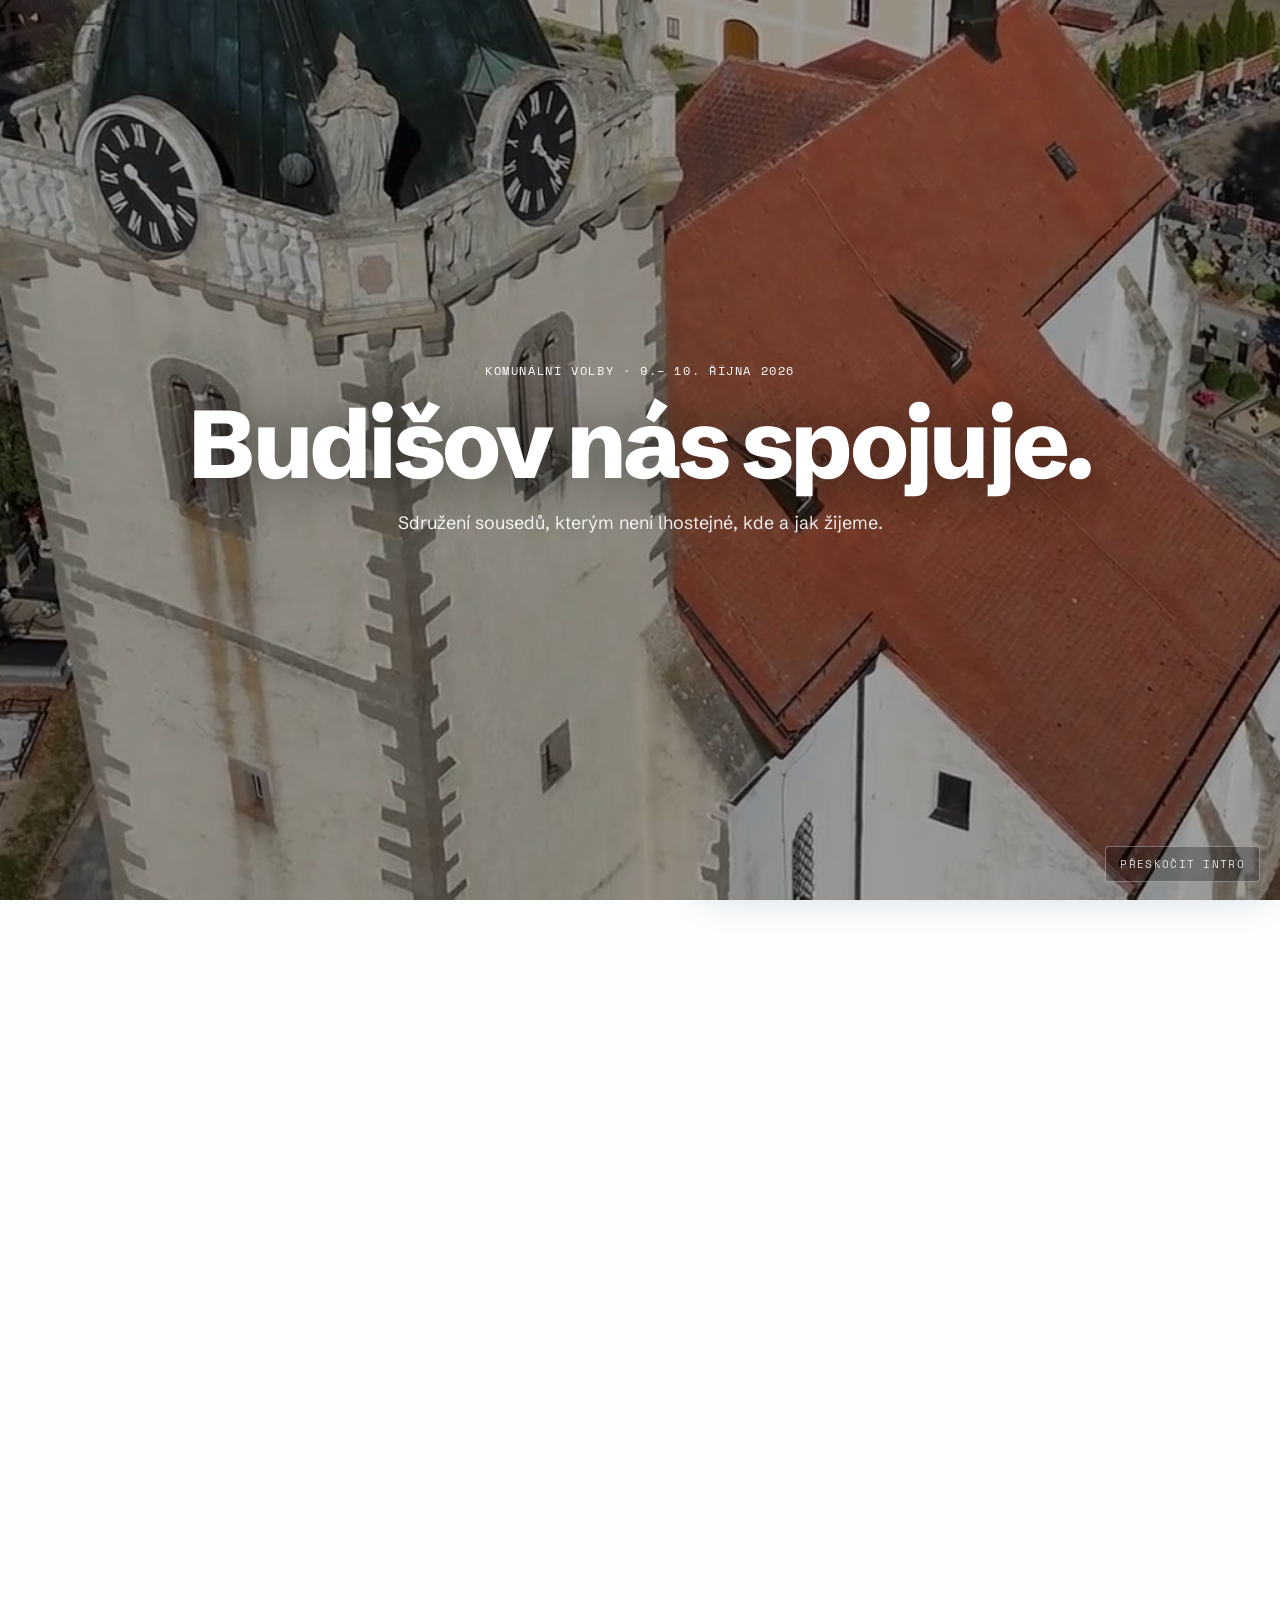
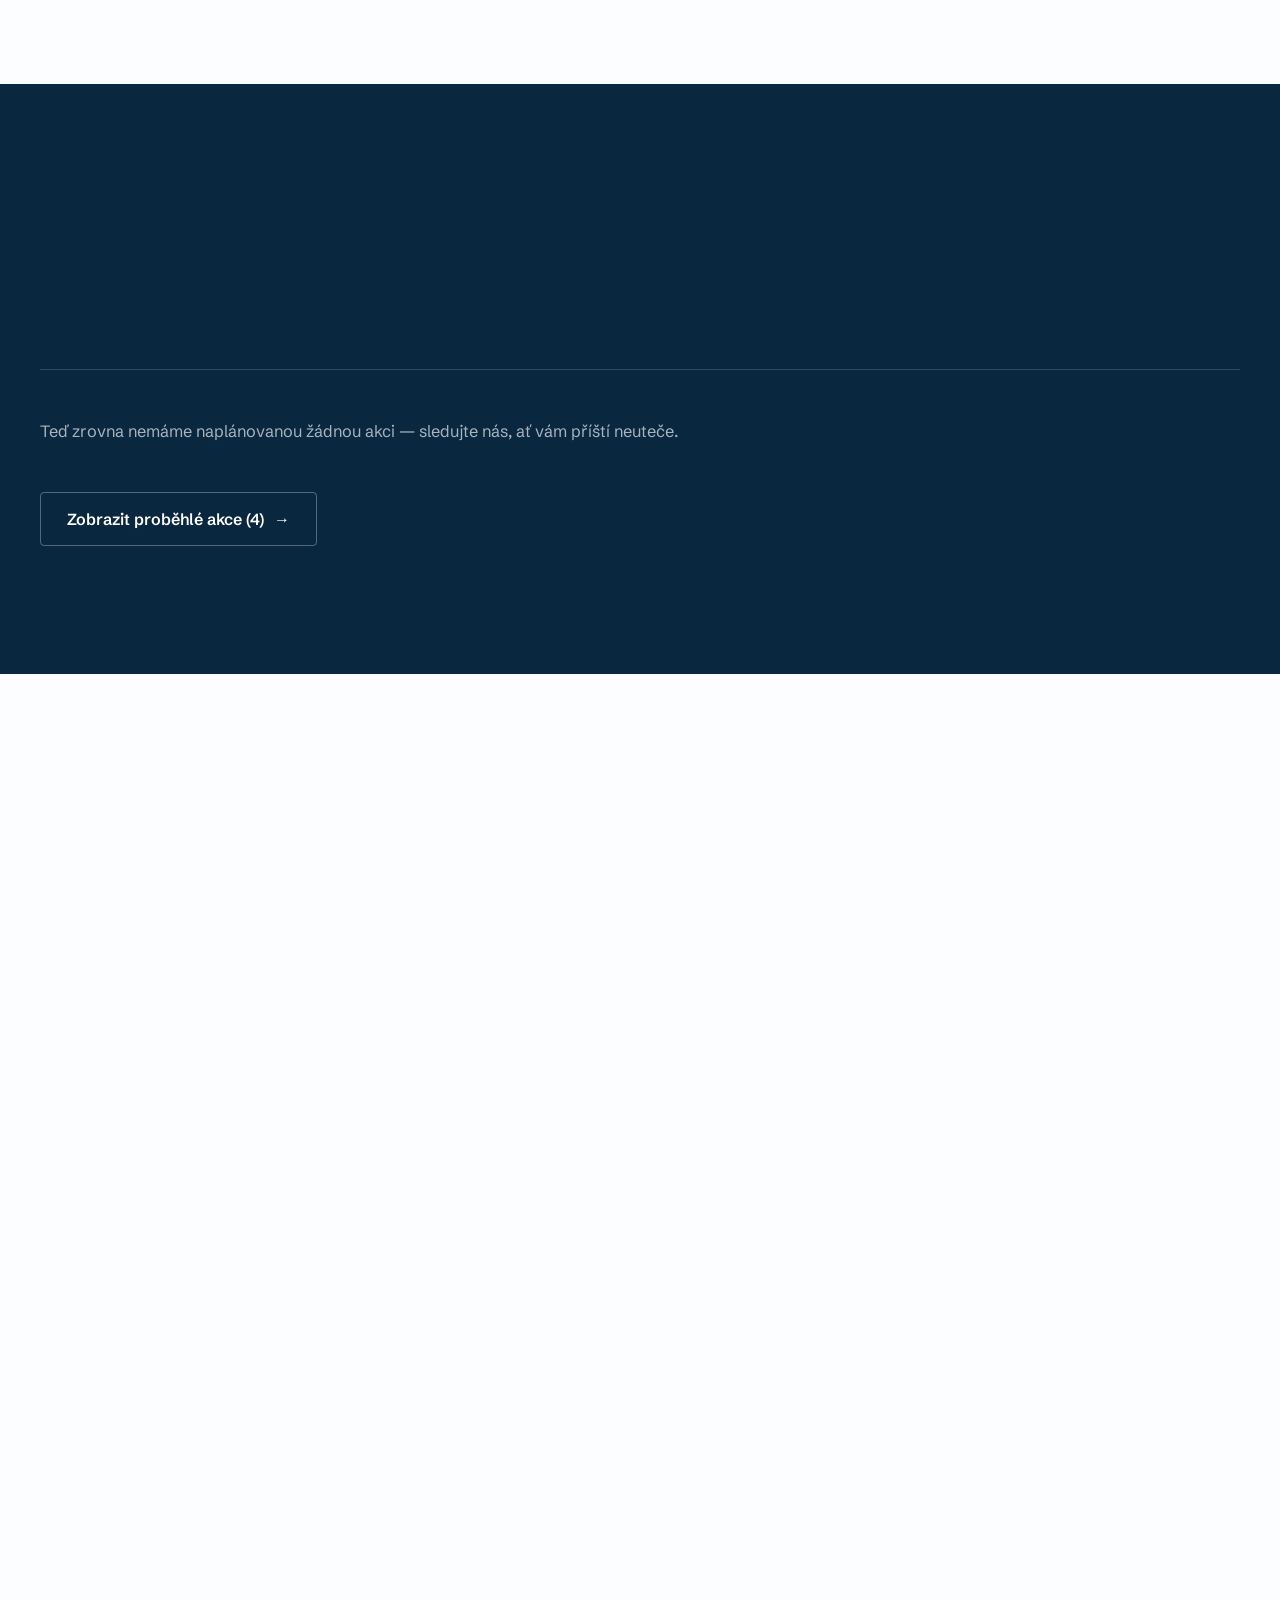
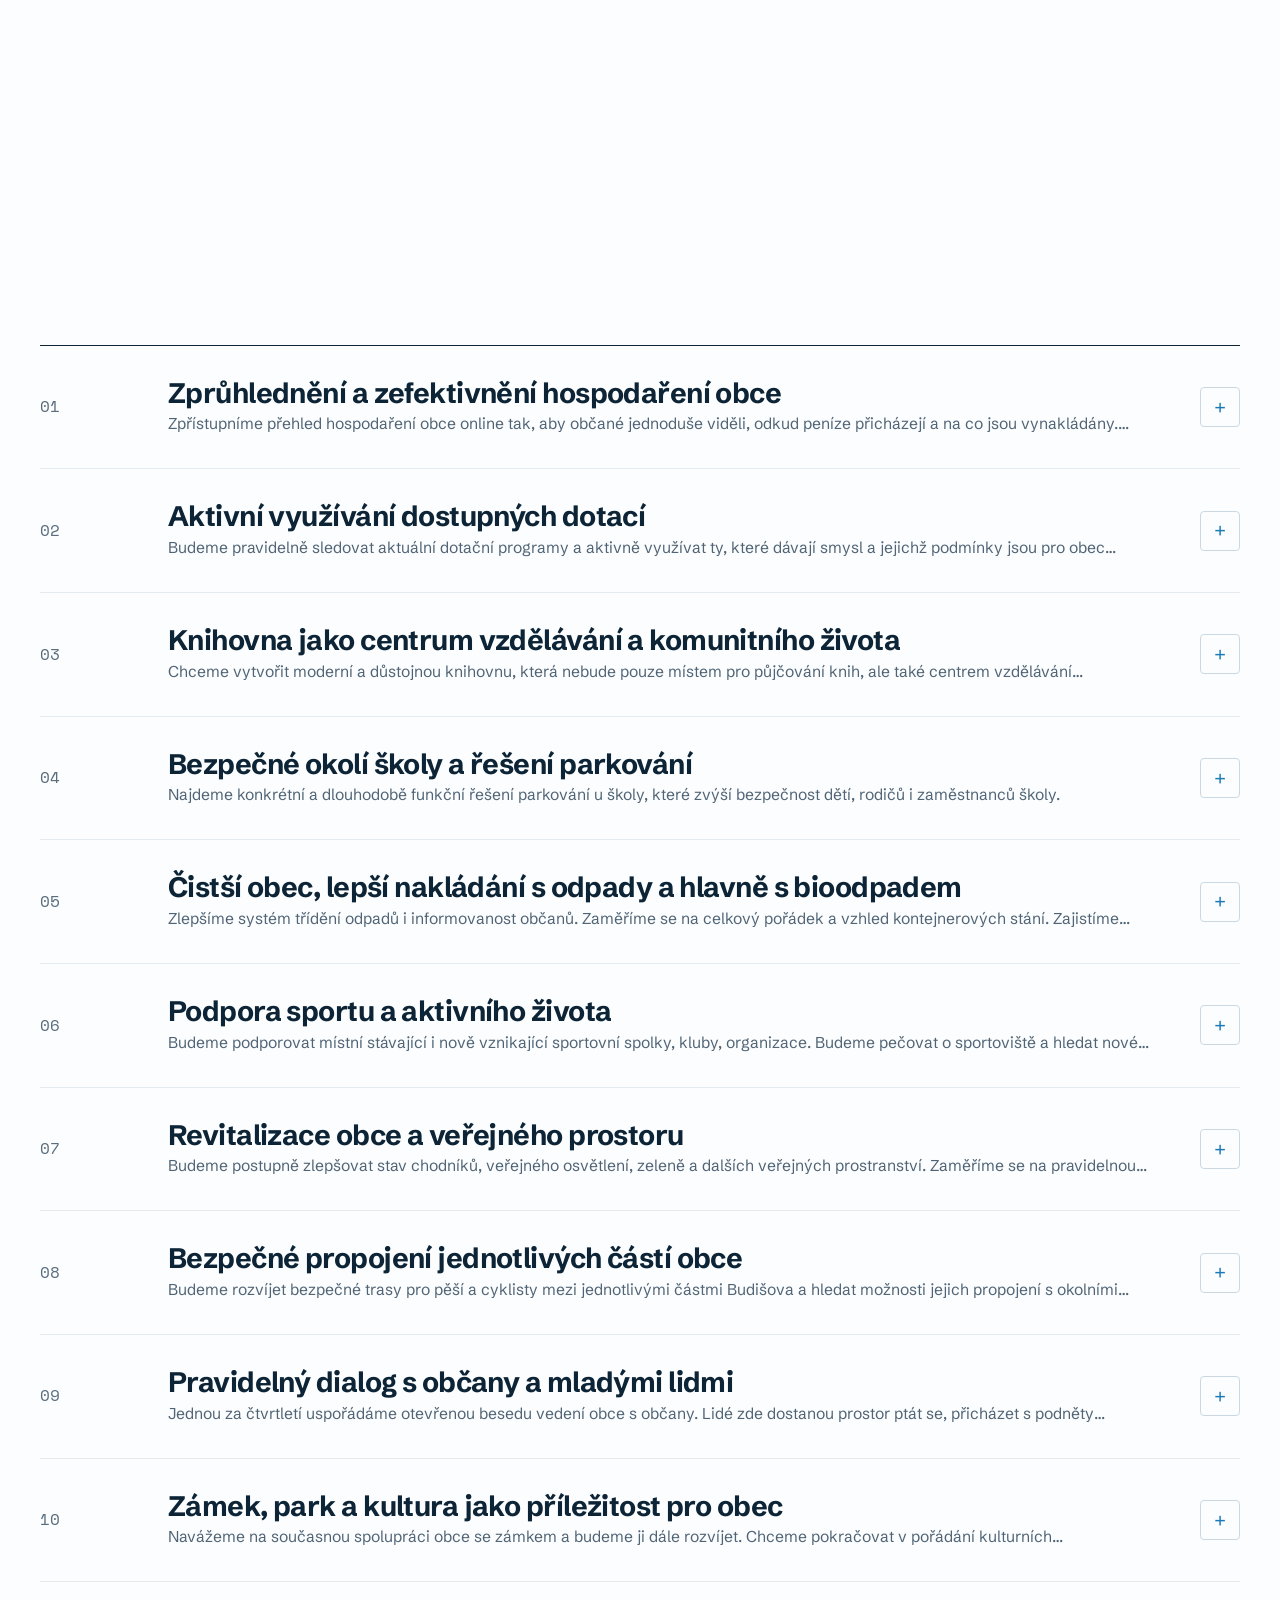
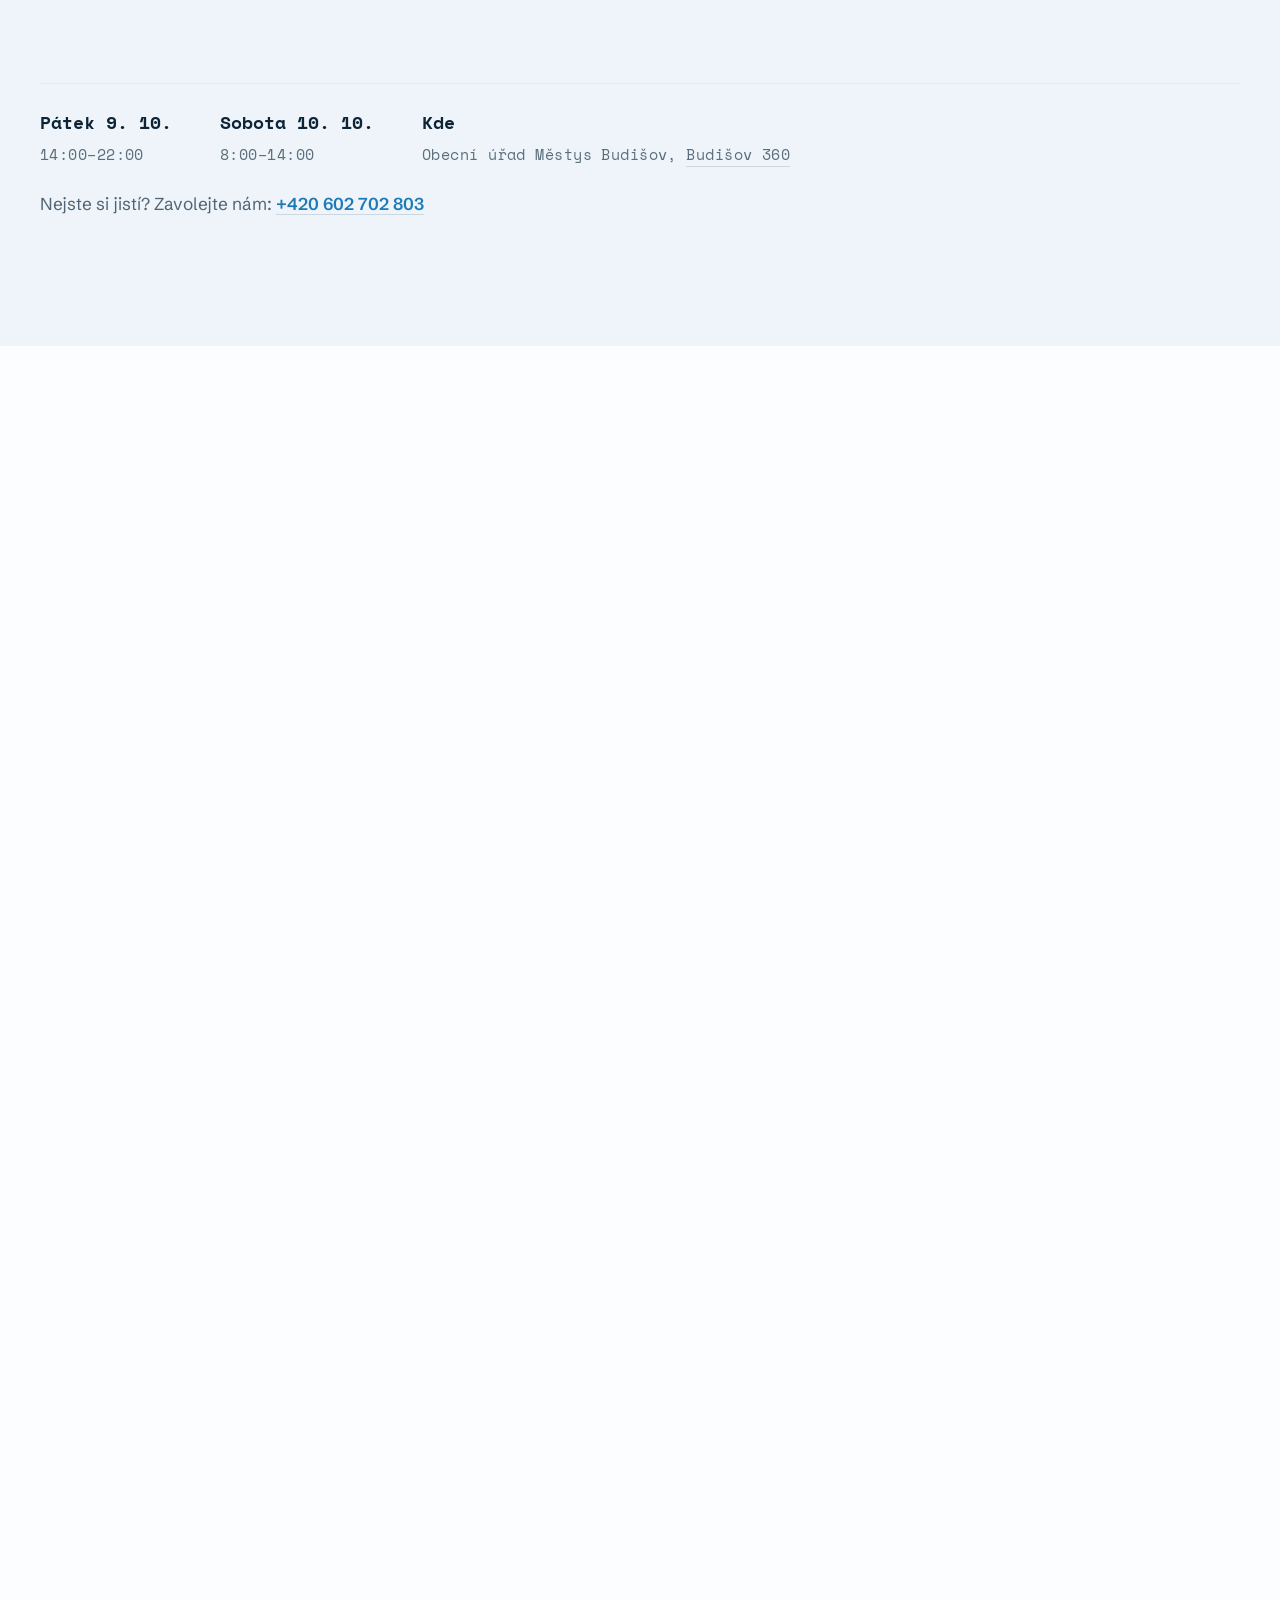
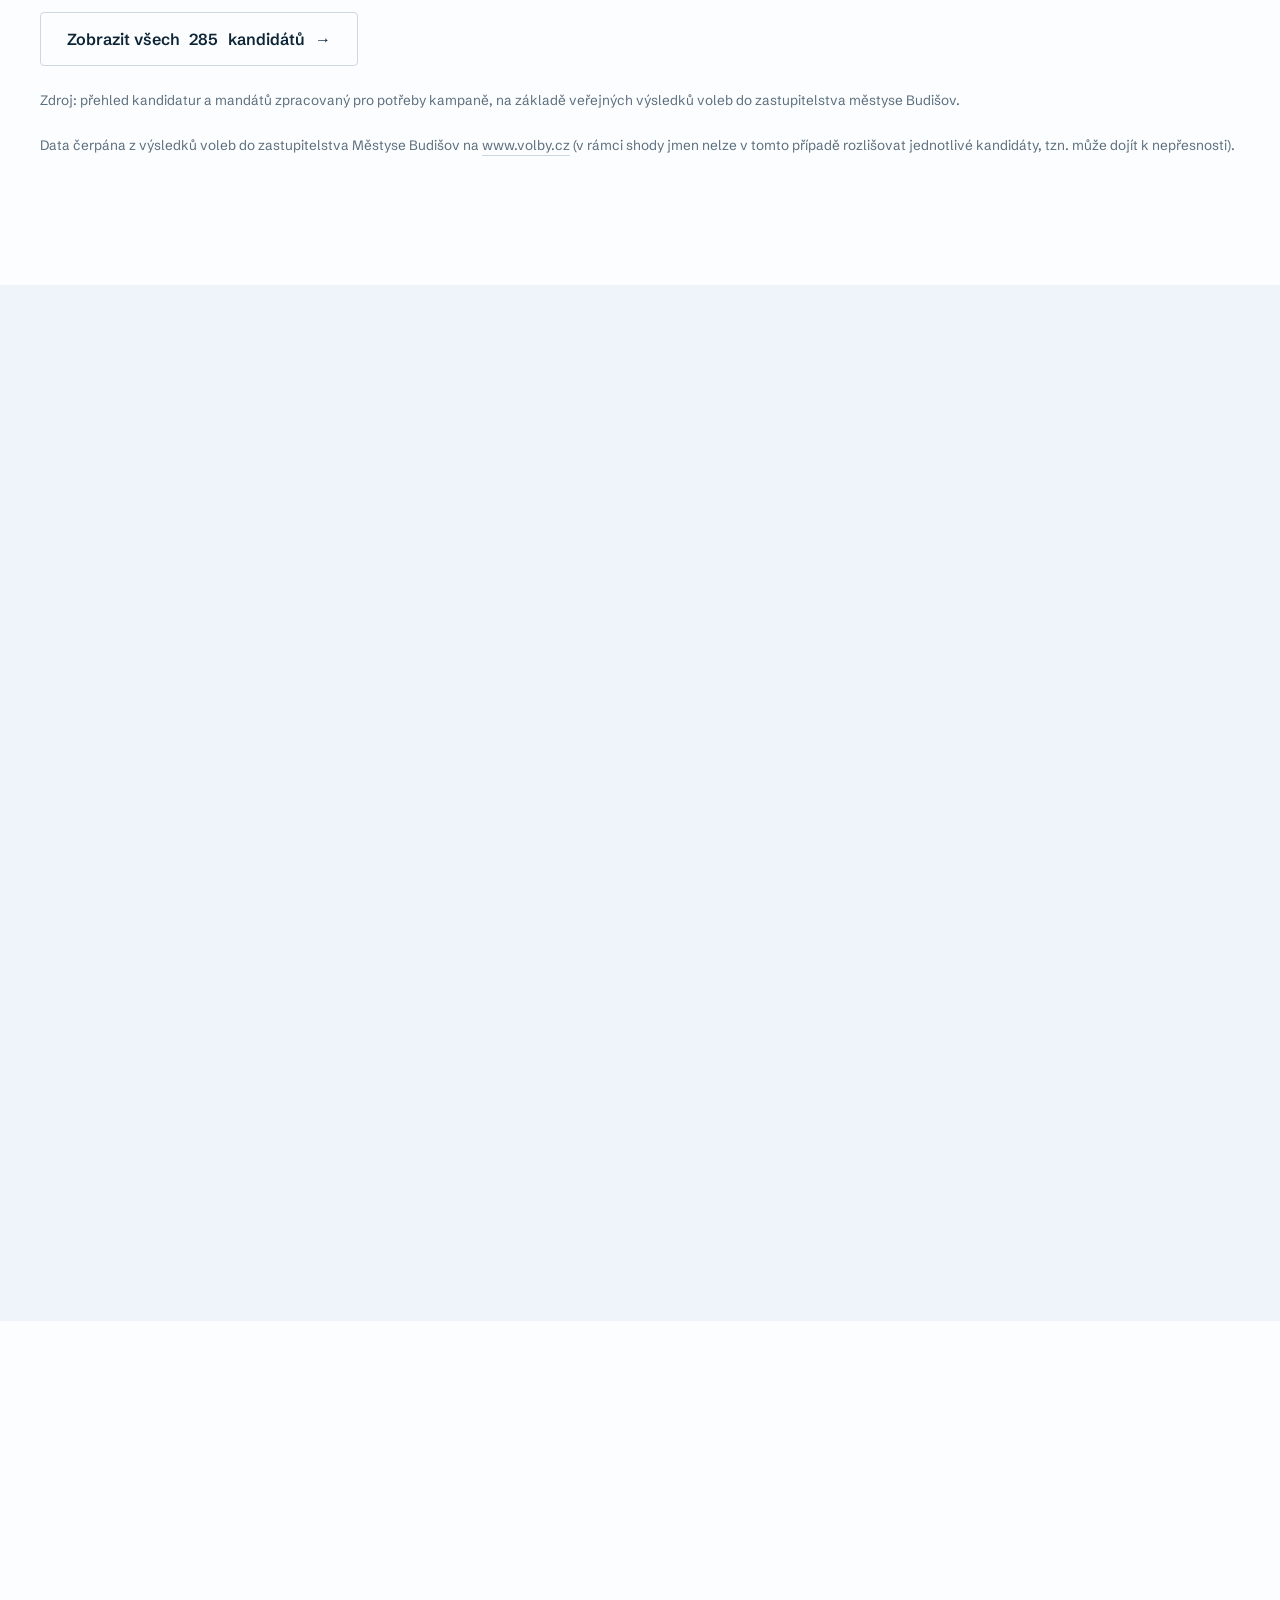
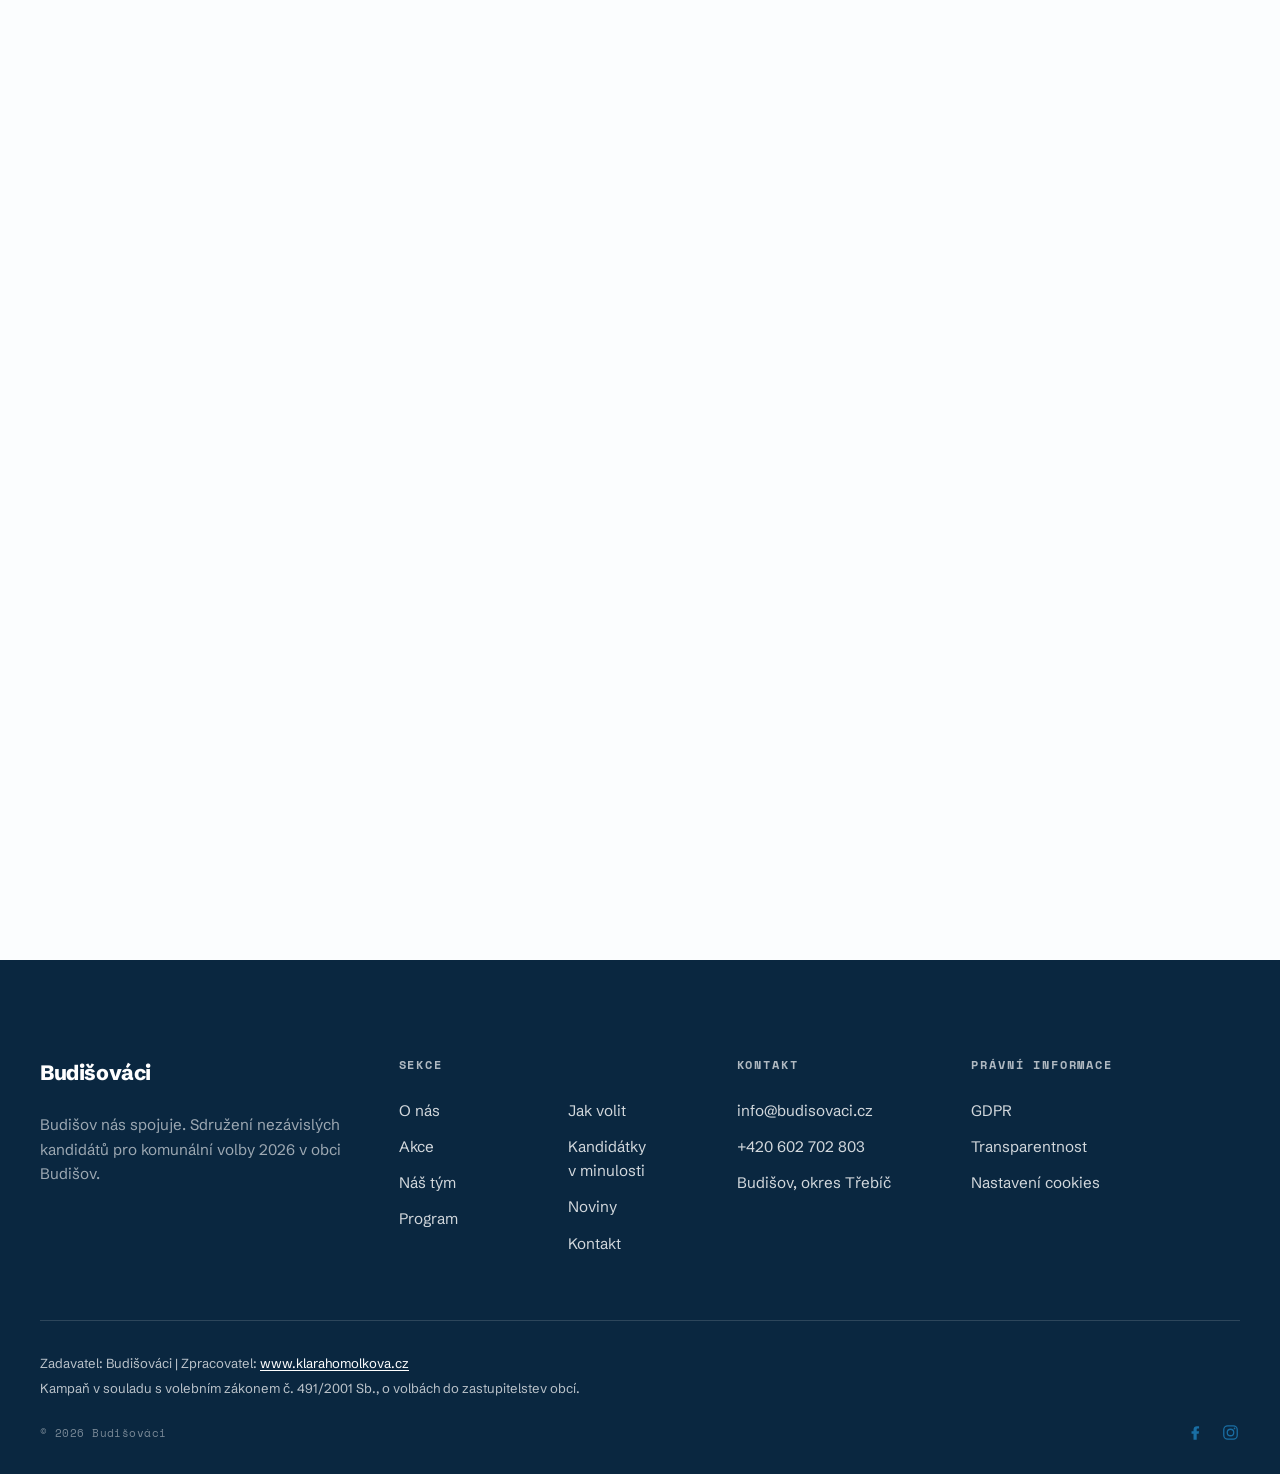
<file: index.html>
<!DOCTYPE html>
<html lang="cs">
<head>
<meta charset="UTF-8">
<meta name="viewport" content="width=device-width, initial-scale=1.0">
<title>Budišováci – kandidáti do zastupitelstva městyse Budišov | Volby 2026</title>
<meta name="description" content="Budišováci – sdružení nezávislých kandidátů z Budišova u Třebíče. Volební program, obě kandidátky a kontakt pro komunální volby 9.– 10. října 2026.">
<meta name="robots" content="index,follow,max-image-preview:large">
<link rel="canonical" href="https://budisovaci.cz/">
<meta property="og:locale" content="cs_CZ">
<meta property="og:site_name" content="Budišováci">
<meta property="og:type" content="website">
<meta property="og:url" content="https://budisovaci.cz/">
<meta property="og:title" content="Budišováci – Budišov nás spojuje">
<meta property="og:description" content="Sdružení sousedů z Budišova a okolních částí. Program a kandidáti pro komunální volby 9.– 10. října 2026.">
<meta property="og:image" content="https://budisovaci.cz/og-image.jpg">
<meta property="og:image:width" content="1200">
<meta property="og:image:height" content="630">
<meta property="og:image:alt" content="Letecký pohled na zámek v Budišově">
<meta name="twitter:card" content="summary_large_image">
<meta name="twitter:title" content="Budišováci – Budišov nás spojuje">
<meta name="twitter:description" content="Sdružení sousedů z Budišova a okolních částí. Program a kandidáti pro komunální volby 9.– 10. října 2026.">
<meta name="twitter:image" content="https://budisovaci.cz/og-image.jpg">
<meta name="theme-color" content="#1C7BB6">
<link rel="icon" type="image/x-icon" href="icons/favicon.ico">
<link rel="icon" type="image/png" sizes="32x32" href="icons/favicon-32x32.png">
<link rel="icon" type="image/png" sizes="16x16" href="icons/favicon-16x16.png">
<link rel="icon" type="image/png" sizes="192x192" href="icons/favicon-192x192.png">
<link rel="apple-touch-icon" sizes="180x180" href="icons/apple-touch-icon.png">
<link rel="manifest" href="site.webmanifest">
<link rel="preload" href="fonts/schibsted-grotesk-latin-ext-800-normal.woff2" as="font" type="font/woff2" crossorigin>
<link rel="preload" href="fonts/schibsted-grotesk-latin-400-normal.woff2" as="font" type="font/woff2" crossorigin>
<script type="application/ld+json">
{
  "@context": "https://schema.org",
  "@graph": [
    {
      "@type": "WebSite",
      "@id": "https://budisovaci.cz/#web",
      "url": "https://budisovaci.cz/",
      "name": "Budišováci",
      "inLanguage": "cs-CZ",
      "publisher": { "@id": "https://budisovaci.cz/#org" }
    },
    {
      "@type": "Organization",
      "@id": "https://budisovaci.cz/#org",
      "name": "Budišováci",
      "alternateName": ["Budišováci I.", "Budišováci II.", "Budisovaci"],
      "slogan": "Budišov nás spojuje.",
      "description": "Sdružení nezávislých kandidátů pro volby do zastupitelstva městyse Budišov (okres Třebíč) 9.– 10. října 2026.",
      "url": "https://budisovaci.cz/",
      "logo": "https://budisovaci.cz/icons/favicon-512x512.png",
      "image": "https://budisovaci.cz/og-image.jpg",
      "email": "info@budisovaci.cz",
      "telephone": "+420602702803",
      "address": { "@type": "PostalAddress", "addressLocality": "Budišov", "addressRegion": "Kraj Vysočina", "addressCountry": "CZ" },
      "areaServed": [
        { "@type": "Place", "name": "Budišov" },
        { "@type": "Place", "name": "Kundelov" },
        { "@type": "Place", "name": "Mihoukovice" }
      ],
      "member": [
        { "@type": "Person", "name": "Barbora Mikysková", "honorificPrefix": "Mgr.", "jobTitle": "Lídryně kandidátky Budišováci I." },
        { "@type": "Person", "name": "David Kašpar", "jobTitle": "Kandidát Budišováci I." },
        { "@type": "Person", "name": "Pavel Jindra", "jobTitle": "Kandidát Budišováci I." },
        { "@type": "Person", "name": "Tomáš Syrový", "jobTitle": "Kandidát Budišováci I." },
        { "@type": "Person", "name": "Ludmila Požárová", "honorificPrefix": "Ing.", "jobTitle": "Lídryně kandidátky Budišováci II." },
        { "@type": "Person", "name": "Zdeněk Večeřa", "jobTitle": "Kandidát Budišováci II." },
        { "@type": "Person", "name": "Jakub Starý", "jobTitle": "Kandidát Budišováci II." },
        { "@type": "Person", "name": "Renáta Klapalová", "honorificPrefix": "Bc.", "jobTitle": "Kandidátka Budišováci II." }
      ]
    }
  ]
}
</script>
<script>
/* =============================================================================
   GOOGLE ANALYTICS 4 — vložte své Measurement ID (Admin → Datové streamy → web).
   Dokud tu je "G-XXXXXXXXXX", GA se vůbec nenačte a nezobrazí se ani cookie lišta.
   GA se načte AŽ po souhlasu návštěvníka (základní režim Consent Mode v2).
   ============================================================================= */
window.GA_MEASUREMENT_ID = "G-B95S0D6N74";
window.dataLayer = window.dataLayer || [];
function gtag(){ dataLayer.push(arguments); }
gtag("consent", "default", { ad_storage: "denied", ad_user_data: "denied", ad_personalization: "denied", analytics_storage: "denied" });
</script>
<style>
/* Fonty — hostované lokálně (fonts/), žádné volání na Google Fonts */
@font-face{font-family:"Schibsted Grotesk";font-style:normal;font-weight:400;font-display:swap;src:url(fonts/schibsted-grotesk-latin-ext-400-normal.woff2) format("woff2");unicode-range:U+0100-02BA,U+02BD-02C5,U+02C7-02CC,U+02CE-02D7,U+02DD-02FF,U+0304,U+0308,U+0329,U+1D00-1DBF,U+1E00-1E9F,U+1EF2-1EFF,U+2020,U+20A0-20AB,U+20AD-20C0,U+2113,U+2C60-2C7F,U+A720-A7FF}
@font-face{font-family:"Schibsted Grotesk";font-style:normal;font-weight:400;font-display:swap;src:url(fonts/schibsted-grotesk-latin-400-normal.woff2) format("woff2");unicode-range:U+0000-00FF,U+0131,U+0152-0153,U+02BB-02BC,U+02C6,U+02DA,U+02DC,U+0304,U+0308,U+0329,U+2000-206F,U+20AC,U+2122,U+2191,U+2193,U+2212,U+2215,U+FEFF,U+FFFD}
@font-face{font-family:"Schibsted Grotesk";font-style:normal;font-weight:500;font-display:swap;src:url(fonts/schibsted-grotesk-latin-ext-500-normal.woff2) format("woff2");unicode-range:U+0100-02BA,U+02BD-02C5,U+02C7-02CC,U+02CE-02D7,U+02DD-02FF,U+0304,U+0308,U+0329,U+1D00-1DBF,U+1E00-1E9F,U+1EF2-1EFF,U+2020,U+20A0-20AB,U+20AD-20C0,U+2113,U+2C60-2C7F,U+A720-A7FF}
@font-face{font-family:"Schibsted Grotesk";font-style:normal;font-weight:500;font-display:swap;src:url(fonts/schibsted-grotesk-latin-500-normal.woff2) format("woff2");unicode-range:U+0000-00FF,U+0131,U+0152-0153,U+02BB-02BC,U+02C6,U+02DA,U+02DC,U+0304,U+0308,U+0329,U+2000-206F,U+20AC,U+2122,U+2191,U+2193,U+2212,U+2215,U+FEFF,U+FFFD}
@font-face{font-family:"Schibsted Grotesk";font-style:normal;font-weight:600;font-display:swap;src:url(fonts/schibsted-grotesk-latin-ext-600-normal.woff2) format("woff2");unicode-range:U+0100-02BA,U+02BD-02C5,U+02C7-02CC,U+02CE-02D7,U+02DD-02FF,U+0304,U+0308,U+0329,U+1D00-1DBF,U+1E00-1E9F,U+1EF2-1EFF,U+2020,U+20A0-20AB,U+20AD-20C0,U+2113,U+2C60-2C7F,U+A720-A7FF}
@font-face{font-family:"Schibsted Grotesk";font-style:normal;font-weight:600;font-display:swap;src:url(fonts/schibsted-grotesk-latin-600-normal.woff2) format("woff2");unicode-range:U+0000-00FF,U+0131,U+0152-0153,U+02BB-02BC,U+02C6,U+02DA,U+02DC,U+0304,U+0308,U+0329,U+2000-206F,U+20AC,U+2122,U+2191,U+2193,U+2212,U+2215,U+FEFF,U+FFFD}
@font-face{font-family:"Schibsted Grotesk";font-style:normal;font-weight:700;font-display:swap;src:url(fonts/schibsted-grotesk-latin-ext-700-normal.woff2) format("woff2");unicode-range:U+0100-02BA,U+02BD-02C5,U+02C7-02CC,U+02CE-02D7,U+02DD-02FF,U+0304,U+0308,U+0329,U+1D00-1DBF,U+1E00-1E9F,U+1EF2-1EFF,U+2020,U+20A0-20AB,U+20AD-20C0,U+2113,U+2C60-2C7F,U+A720-A7FF}
@font-face{font-family:"Schibsted Grotesk";font-style:normal;font-weight:700;font-display:swap;src:url(fonts/schibsted-grotesk-latin-700-normal.woff2) format("woff2");unicode-range:U+0000-00FF,U+0131,U+0152-0153,U+02BB-02BC,U+02C6,U+02DA,U+02DC,U+0304,U+0308,U+0329,U+2000-206F,U+20AC,U+2122,U+2191,U+2193,U+2212,U+2215,U+FEFF,U+FFFD}
@font-face{font-family:"Schibsted Grotesk";font-style:normal;font-weight:800;font-display:swap;src:url(fonts/schibsted-grotesk-latin-ext-800-normal.woff2) format("woff2");unicode-range:U+0100-02BA,U+02BD-02C5,U+02C7-02CC,U+02CE-02D7,U+02DD-02FF,U+0304,U+0308,U+0329,U+1D00-1DBF,U+1E00-1E9F,U+1EF2-1EFF,U+2020,U+20A0-20AB,U+20AD-20C0,U+2113,U+2C60-2C7F,U+A720-A7FF}
@font-face{font-family:"Schibsted Grotesk";font-style:normal;font-weight:800;font-display:swap;src:url(fonts/schibsted-grotesk-latin-800-normal.woff2) format("woff2");unicode-range:U+0000-00FF,U+0131,U+0152-0153,U+02BB-02BC,U+02C6,U+02DA,U+02DC,U+0304,U+0308,U+0329,U+2000-206F,U+20AC,U+2122,U+2191,U+2193,U+2212,U+2215,U+FEFF,U+FFFD}
@font-face{font-family:"Space Mono";font-style:normal;font-weight:400;font-display:swap;src:url(fonts/space-mono-latin-ext-400-normal.woff2) format("woff2");unicode-range:U+0100-02BA,U+02BD-02C5,U+02C7-02CC,U+02CE-02D7,U+02DD-02FF,U+0304,U+0308,U+0329,U+1D00-1DBF,U+1E00-1E9F,U+1EF2-1EFF,U+2020,U+20A0-20AB,U+20AD-20C0,U+2113,U+2C60-2C7F,U+A720-A7FF}
@font-face{font-family:"Space Mono";font-style:normal;font-weight:400;font-display:swap;src:url(fonts/space-mono-latin-400-normal.woff2) format("woff2");unicode-range:U+0000-00FF,U+0131,U+0152-0153,U+02BB-02BC,U+02C6,U+02DA,U+02DC,U+0304,U+0308,U+0329,U+2000-206F,U+20AC,U+2122,U+2191,U+2193,U+2212,U+2215,U+FEFF,U+FFFD}
@font-face{font-family:"Space Mono";font-style:normal;font-weight:700;font-display:swap;src:url(fonts/space-mono-latin-ext-700-normal.woff2) format("woff2");unicode-range:U+0100-02BA,U+02BD-02C5,U+02C7-02CC,U+02CE-02D7,U+02DD-02FF,U+0304,U+0308,U+0329,U+1D00-1DBF,U+1E00-1E9F,U+1EF2-1EFF,U+2020,U+20A0-20AB,U+20AD-20C0,U+2113,U+2C60-2C7F,U+A720-A7FF}
@font-face{font-family:"Space Mono";font-style:normal;font-weight:700;font-display:swap;src:url(fonts/space-mono-latin-700-normal.woff2) format("woff2");unicode-range:U+0000-00FF,U+0131,U+0152-0153,U+02BB-02BC,U+02C6,U+02DA,U+02DC,U+0304,U+0308,U+0329,U+2000-206F,U+20AC,U+2122,U+2191,U+2193,U+2212,U+2215,U+FEFF,U+FFFD}

/* BUDIŠOVÁCI — barvy odvozené z loga (modrá · navy · zelený accent) */
:root{
  --color-primary:#1C7BB6;         /* hlavní modrá z loga (Budišováci) */
  --color-primary-bright:#2E9BD6;  /* jasnější modrá pro tmavé sekce / hru */
  --color-background:#FBFDFE;       /* čistá, chladně bílá */
  --color-surface:#EEF4F9;          /* světle modrošedá plocha */
  --color-text:#0C2436;             /* hluboká navy jako inkoust */
  --color-muted:#516475;
  --color-faint:#5B6E7D;           /* ztmaveno kvůli kontrastu (WCAG AA) */
  --color-accent:#5FA015;           /* zelená z loga — pouze jako accent */
  --color-soft:#E2EEF6;
  --color-dark:#0A2740;             /* navy pozadí tmavých sekcí */
  --color-border:#E4EBF1;
  --color-border-2:#CCD8E1;
  --color-warm:#B85C12;             /* teplá terakotová — 3. karta „Jak volit“ (WCAG AA ověřeno) */
}
/* ============================================================================
   THEME TOKENY — dvě plnohodnotné barevné identity. Přepínač A/B mění pouze
   --color-* níže; celý web je napojený přes aliasy (--paper, --ink, --brand…).
   ============================================================================ */
:root{
  /* aliasy — stávající proměnné napojené na tokeny (nic se v komponentách nepřepisuje) */
  --paper:var(--color-background);
  --paper-2:var(--color-surface);
  --ink:var(--color-text);
  --ink-2:var(--color-muted);
  --ink-3:var(--color-faint);
  --line:var(--color-border);
  --line-2:var(--color-border-2);
  --brand:var(--color-primary);
  --brand-d:color-mix(in srgb, var(--color-primary) 82%, #000 18%);
  --brand-soft:var(--color-soft);
  --accent:var(--color-accent);
  --ink-bg:var(--color-dark);                /* pozadí tmavých sekcí (odlišené od textu) */

  /* typografie */
  --sans:"Schibsted Grotesk",-apple-system,"Segoe UI",Roboto,Helvetica,Arial,sans-serif;
  --mono:"Space Mono",ui-monospace,SFMono-Regular,Menlo,monospace;

  /* type scale */
  --fs-mega:clamp(2.9rem,7.5vw,6.4rem);
  --fs-h1:clamp(2rem,4.6vw,3.5rem);
  --fs-h2:clamp(1.55rem,3vw,2.3rem);
  --fs-h3:1.35rem;
  --fs-lead:clamp(1.12rem,1.7vw,1.4rem);
  --fs-body:1.0625rem;
  --fs-label:.72rem;

  /* spacing */
  --s2:8px;--s3:12px;--s4:16px;--s5:24px;--s6:32px;--s7:48px;--s8:64px;--s9:96px;--s10:128px;--s11:168px;

  /* layout */
  --maxw:1300px;
  --pad:40px;
  --gap:28px;
  --r:4px;
  --nav-h:84px;
}
*{box-sizing:border-box;margin:0;padding:0}
html{scroll-behavior:smooth}
body{background:var(--paper);color:var(--ink);font-family:var(--sans);font-size:var(--fs-body);
  line-height:1.6;-webkit-font-smoothing:antialiased;text-rendering:optimizeLegibility;overflow-x:hidden}
a{color:inherit;text-decoration:none}
img{display:block;max-width:100%}
::selection{background:var(--brand);color:#fff}

.wrap{width:100%;max-width:var(--maxw);margin:0 auto;padding:0 var(--pad)}
.bleed{width:100%}
.grid{display:grid;grid-template-columns:repeat(12,1fr);gap:var(--gap)}
section{position:relative}

/* type roles */
h1,h2,h3{font-weight:700;letter-spacing:-.02em;line-height:1.05}
.mega{font-size:var(--fs-mega);font-weight:800;letter-spacing:-.04em;line-height:.98}
.h1{font-size:var(--fs-h1);font-weight:800;letter-spacing:-.03em}
.h2{font-size:var(--fs-h2);font-weight:700;letter-spacing:-.02em}
.lead{font-size:var(--fs-lead);line-height:1.45;color:var(--ink-2);font-weight:400}
.kicker{font-family:var(--mono);font-size:var(--fs-label);letter-spacing:.14em;text-transform:uppercase;color:var(--brand)}
.kicker.dim{color:var(--ink-3)}
.measure{max-width:60ch}
p{color:var(--ink-2)}

/* buttons */
.btn{display:inline-flex;align-items:center;gap:10px;font-weight:600;font-size:1rem;
  padding:16px 26px;border-radius:var(--r);border:1.5px solid transparent;cursor:pointer;
  transition:transform .25s ease,background .25s ease,color .25s ease,border-color .25s ease;font-family:var(--sans)}
.btn .arw{transition:transform .3s ease}
.btn:hover .arw{transform:translateX(5px)}
.btn-primary{background:var(--brand);color:#fff}
.btn-primary:hover{background:var(--brand-d)}
.btn-dark{background:var(--ink-bg);color:var(--paper)}
.btn-dark:hover{background:#000}
.btn-line{background:transparent;color:var(--ink);border-color:var(--line-2)}
.btn-line:hover{border-color:var(--brand);color:var(--brand)}
.tlink{display:inline-flex;align-items:center;gap:8px;font-weight:600;position:relative;width:fit-content;padding-bottom:3px}
.tlink::after{content:"";position:absolute;left:0;bottom:0;height:1.5px;width:100%;background:currentColor;
  transform:scaleX(0);transform-origin:left;transition:transform .4s cubic-bezier(.2,.7,.2,1);opacity:.5}
.tlink:hover::after{transform:scaleX(1)}
.tlink .arw{transition:transform .3s ease}
.tlink:hover .arw{transform:translateX(5px)}

/* image slot (graceful neutral fallback + mono caption) */
.shot{position:relative;overflow:hidden;background:var(--paper-2)}
.shot img{width:100%;height:100%;object-fit:cover;display:block}
.shot .cap{position:absolute;left:14px;bottom:12px;font-family:var(--mono);font-size:.62rem;
  letter-spacing:.12em;text-transform:uppercase;color:var(--ink-3);z-index:2}
.parallax{will-change:transform}

/* reveal */
.rv{opacity:0;transform:translateY(24px);transition:opacity .7s ease,transform .7s cubic-bezier(.2,.7,.2,1)}
.rv.in{opacity:1;transform:none}
@media(prefers-reduced-motion:reduce){.rv{opacity:1!important;transform:none!important}.parallax{transform:none!important}*{scroll-behavior:auto}}

/* section header */
.shead{display:grid;grid-template-columns:1fr 1fr;gap:var(--gap);align-items:end;margin-bottom:var(--s8)}
.shead .kicker{display:block;margin-bottom:var(--s4)}
.shead p{font-size:1.05rem}
/* dočasný placeholder text pro editory — nápadně odlišený, ať se nezapomene nahradit */
.team-note{grid-column:1/-1;margin-top:var(--s4);padding:12px 16px;border:1.5px dashed var(--brand);
  border-radius:var(--r);background:var(--paper-2);color:var(--ink-2);font-size:.92rem}

/* ============ NAV ============ */
header{position:fixed;top:0;left:0;right:0;z-index:90;transition:background .35s ease,border-color .35s ease,height .35s ease,opacity .8s ease}
header::after{content:"";position:absolute;inset:0;background:color-mix(in srgb,var(--paper) 94%,transparent);backdrop-filter:blur(10px);-webkit-backdrop-filter:blur(10px);opacity:1;transition:opacity .35s ease;z-index:-1;border-bottom:1px solid var(--line)}
header.scrolled::after{opacity:1;border-bottom:1px solid var(--line)}
.nav{display:flex;align-items:center;justify-content:space-between;height:84px;transition:height .35s ease}
header.scrolled .nav{height:66px}
.brand{display:flex;align-items:center;gap:11px;font-weight:700;font-size:1.08rem;letter-spacing:-.02em;color:var(--ink)}
.brand .mk{width:12px;height:12px;background:var(--brand);flex:0 0 auto}
.nav-links{display:flex;align-items:center;gap:4px;list-style:none}
.nav-links a{font-weight:500;font-size:.92rem;color:var(--ink-2);padding:9px 13px;border-radius:var(--r);transition:.2s}
.nav-links a:hover,.nav-links a[aria-current="true"]{color:var(--brand);background:var(--paper-2)}
.nav-cta{margin-left:10px;background:var(--brand);color:#fff;font-weight:600;font-size:.9rem;padding:11px 18px;border-radius:var(--r);transition:.25s}
.nav-cta:hover{transform:translateY(-1px);background:var(--brand-d)}
.nav-soc{display:flex;gap:14px;margin-left:8px}
.nav-soc a{color:var(--brand);display:flex;opacity:.85;transition:.2s}
.nav-soc a:hover{opacity:1}
.nav-soc .ico{width:18px;height:18px}
.burger{display:none;background:none;border:0;cursor:pointer;width:44px;height:44px;padding:11px}
.burger span{display:block;height:2px;background:var(--ink);border-radius:2px;margin:5px 0;transition:.3s}
.burger.x span:nth-child(1){transform:translateY(7px) rotate(45deg)}
.burger.x span:nth-child(2){opacity:0}
.burger.x span:nth-child(3){transform:translateY(-7px) rotate(-45deg)}

/* ============ HERO (celoplošné video + tmavý přechod, text vlevo) ============ */
.hero{position:relative;min-height:max(660px,100svh);display:flex;flex-direction:column;padding-top:var(--nav-h);
  overflow:hidden;background:var(--ink-bg);color:#fff;isolation:isolate}
.hero-media{position:absolute;inset:0;z-index:-1;overflow:hidden;background:var(--ink-bg)}
.hero-media::after{content:"";position:absolute;inset:0;z-index:2;pointer-events:none;background:
  linear-gradient(90deg,rgba(7,28,47,.93) 0%,rgba(7,28,47,.80) 30%,rgba(7,28,47,.38) 60%,rgba(7,28,47,.12) 100%),
  linear-gradient(0deg,rgba(7,28,47,.92) 0%,rgba(7,28,47,0) 42%)}
.hero-still{position:absolute;inset:0;width:100%;height:100%;object-fit:cover;z-index:0}
.hero-video{position:absolute;inset:0;width:100%;height:100%;object-fit:cover;z-index:1;
  animation:heroZoom 24s ease-in-out infinite alternate}
@keyframes heroZoom{from{transform:scale(1.02)}to{transform:scale(1.08)}}
.hero-yt{position:absolute;inset:0;overflow:hidden;z-index:1;pointer-events:none}
.hero-yt iframe{position:absolute;border:0}
.hero-copy{flex:1;display:flex;align-items:center;width:100%;max-width:var(--maxw);margin:0 auto;padding:var(--s8) var(--pad) var(--s7)}
.hero-copy-inner{max-width:660px;opacity:0;transform:translateY(10px);animation:heroIn .8s .05s cubic-bezier(.2,.7,.2,1) forwards}
@keyframes heroIn{to{opacity:1;transform:none}}
.hero-chip{display:inline-flex;align-items:center;gap:11px;font-family:var(--mono);font-size:.86rem;letter-spacing:.12em;text-transform:uppercase;
  color:#fff;background:rgba(255,255,255,.08);border:1px solid rgba(255,255,255,.24);padding:10px 19px 10px 15px;border-radius:100px;
  margin-bottom:var(--s6);backdrop-filter:blur(6px);-webkit-backdrop-filter:blur(6px)}
.hero-chip i{width:9px;height:9px;border-radius:50%;background:var(--accent);box-shadow:0 0 0 4px rgba(95,160,21,.28);flex:0 0 auto}
.hero .mega{color:#fff;margin-bottom:var(--s6)}
.hero .mega em{font-style:normal;color:#6FC3F2}
.hero .lead{color:rgba(255,255,255,.86);max-width:42ch;margin-bottom:var(--s7)}
.hero-actions{display:flex;align-items:center;gap:var(--s4);flex-wrap:wrap}
.btn-ghost{background:transparent;color:#fff;border-color:rgba(255,255,255,.55)}
.btn-ghost:hover{background:#fff;color:var(--ink-bg);border-color:#fff}
.hero-facts{width:100%;max-width:var(--maxw);margin:0 auto;padding:0 var(--pad) var(--s6)}
.hero-facts ul{list-style:none;display:inline-flex}
.hero-facts li{display:flex;align-items:center;gap:14px;padding:15px 28px;
  background:rgba(255,255,255,.08);border:1px solid rgba(255,255,255,.22);border-radius:100px;
  backdrop-filter:blur(6px);-webkit-backdrop-filter:blur(6px)}
.hero-facts li::before{content:"";width:10px;height:10px;border-radius:50%;background:#6FC3F2;
  box-shadow:0 0 0 5px rgba(111,195,242,.24);flex:0 0 auto}
.hero-facts b{font-size:clamp(1.5rem,2.4vw,1.9rem);font-weight:800;letter-spacing:-.02em;line-height:1;color:#fff;white-space:nowrap}
.hero-facts span{font-family:var(--mono);font-size:.72rem;letter-spacing:.1em;text-transform:uppercase;color:rgba(255,255,255,.72);white-space:nowrap}
.hero-facts li.is-count b{color:#6FC3F2}
.hero-scroll{position:absolute;left:50%;bottom:22px;transform:translateX(-50%);z-index:3;
  display:flex;align-items:center;justify-content:center;width:34px;height:34px;border-radius:50%;
  color:rgba(255,255,255,.8);border:1px solid rgba(255,255,255,.3);background:rgba(255,255,255,.06);
  backdrop-filter:blur(4px);-webkit-backdrop-filter:blur(4px);transition:color .25s,border-color .25s,background .25s}
.hero-scroll:hover{color:#fff;border-color:rgba(255,255,255,.55);background:rgba(255,255,255,.12)}
.hero-scroll svg{display:block;animation:heroScrollBounce 1.8s ease-in-out infinite}
@keyframes heroScrollBounce{0%,100%{transform:translateY(0)}50%{transform:translateY(4px)}}
@media(max-width:760px){.hero-scroll{display:none}}
@media(prefers-reduced-motion:reduce){.hero-video{animation:none}.hero-copy-inner{animation:none;opacity:1;transform:none}.hero-scroll svg{animation:none}}

/* modal (detail priority i programu) */
.modal{position:fixed;inset:0;z-index:120;display:none;align-items:center;justify-content:center;padding:24px}
.modal.open{display:flex}
.modal-bg{position:absolute;inset:0;background:rgba(19,22,17,.55)}
.modal-card{position:relative;background:var(--paper);max-width:640px;width:100%;padding:clamp(28px,4vw,48px);border-radius:var(--r);
  max-height:88vh;overflow:auto;animation:mup .35s cubic-bezier(.2,.7,.2,1)}
.modal-card:focus{outline:none}
@keyframes mup{from{opacity:0;transform:translateY(20px)}to{opacity:1;transform:none}}
.modal-card .mno{font-family:var(--mono);color:var(--brand);letter-spacing:.1em}
.modal-card h3{font-size:2rem;font-weight:800;letter-spacing:-.03em;margin:var(--s3) 0 var(--s6)}
.modal-card .blk{margin-top:var(--s5);padding-top:var(--s5);border-top:1px solid var(--line)}
.modal-card .blk .k{font-family:var(--mono);font-size:.68rem;letter-spacing:.14em;text-transform:uppercase;color:var(--ink-3);margin-bottom:6px}
.modal-card .blk p{color:var(--ink);font-size:1.05rem}
.modal-back{margin-top:var(--s7);padding-top:var(--s6);border-top:1px solid var(--line)}
.modal-back .tlink{background:none;border:0;padding:0 0 3px;margin:0;font:inherit;font-weight:600;cursor:pointer;color:var(--ink)}
.modal-back .tlink:hover{color:var(--brand)}
.modal-close{position:absolute;top:16px;right:16px;width:40px;height:40px;border:1px solid var(--line);background:var(--paper);
  border-radius:var(--r);cursor:pointer;font-size:1.1rem;color:var(--ink)}
.modal-close:hover{border-color:var(--brand);color:var(--brand)}


.map-panel{background:var(--ink-bg);border:1px solid rgba(255,255,255,.1);border-radius:var(--r);padding:var(--s7);display:flex;flex-direction:column}
.map-panel .status{font-family:var(--mono);font-size:.66rem;letter-spacing:.12em;text-transform:uppercase;color:var(--brand)}
.map-panel h3{font-size:1.7rem;font-weight:800;letter-spacing:-.02em;margin:var(--s3) 0 var(--s4);color:#fff}
.map-panel p{color:rgba(255,255,255,.66);font-size:1.02rem}
.map-panel .mp-meta{margin-top:auto;padding-top:var(--s6);display:flex;gap:var(--s6);flex-wrap:wrap}
.map-panel .mp-meta .k{font-family:var(--mono);font-size:.62rem;letter-spacing:.12em;text-transform:uppercase;color:var(--ink-3)}
.map-panel .mp-meta .v{font-weight:700;color:#fff;margin-top:2px}
.map-hint{font-family:var(--mono);font-size:.66rem;letter-spacing:.12em;text-transform:uppercase;color:rgba(255,255,255,.4);margin-top:var(--s5)}

/* ============ KANDIDÁTI ============ */
.cands{padding:var(--s11) 0 var(--s10)}
.cand-lead{display:grid;grid-template-columns:1.15fr 1fr;gap:var(--s8);align-items:center;margin-top:var(--s8)}
.cand-lead .shot{aspect-ratio:5/6}
.cand-lead .txt .role{font-family:var(--mono);font-size:.72rem;letter-spacing:.12em;text-transform:uppercase;color:var(--brand)}
.cand-lead .txt h3{font-size:clamp(2rem,4vw,3rem);font-weight:800;letter-spacing:-.03em;margin:var(--s3) 0 var(--s5)}
.cand-lead .txt .say{font-size:1.35rem;line-height:1.4;color:var(--ink);font-weight:500}
.cand-lead .txt .q{margin-top:var(--s6);border-left:2px solid var(--brand);padding-left:var(--s5)}
.cand-lead .txt .q .k{font-family:var(--mono);font-size:.66rem;letter-spacing:.1em;text-transform:uppercase;color:var(--ink-3);margin-bottom:6px}
.cand-lead .txt .q p{color:var(--ink-2)}
.cand-row{display:grid;grid-template-columns:repeat(12,1fr);gap:var(--gap);margin-top:var(--s10);row-gap:var(--s9)}
.cand{grid-column:span 4}
.cand.offset{margin-top:var(--s9)}
.cand .shot{aspect-ratio:4/5;margin-bottom:var(--s5)}
.cand .role{font-family:var(--mono);font-size:.68rem;letter-spacing:.12em;text-transform:uppercase;color:var(--brand)}
.cand h4{font-size:1.4rem;font-weight:700;letter-spacing:-.02em;margin:var(--s3) 0 var(--s3)}
.cand .say{color:var(--ink);font-weight:500}
.cand .chg{margin-top:var(--s4);color:var(--ink-2);font-size:.96rem}
.cand .chg b{font-family:var(--mono);font-size:.62rem;letter-spacing:.1em;text-transform:uppercase;color:var(--ink-3);display:block;margin-bottom:4px;font-weight:400}

/* ============ PROGRAM (skenovatelný) ============ */
.prog{padding:var(--s11) 0 var(--s10)}
.prog-list{margin-top:var(--s8);border-top:1px solid var(--ink)}
.prog-item{display:grid;grid-template-columns:96px 1fr auto;gap:var(--s6);align-items:center;
  padding:var(--s6) 0;border-bottom:1px solid var(--line);cursor:pointer;transition:padding .3s ease,background .3s ease}
.prog-item:hover{padding-left:14px}
.prog-item .pno{font-family:var(--mono);font-size:1rem;color:var(--ink-3)}
.prog-item .ph3{font-size:clamp(1.3rem,2.2vw,1.8rem);font-weight:700;letter-spacing:-.02em}
.prog-item .pclaim{color:var(--ink-2);font-size:.98rem;margin-top:4px;display:-webkit-box;-webkit-line-clamp:1;-webkit-box-orient:vertical;overflow:hidden}
@media(max-width:760px){
  .prog-item .pclaim{-webkit-line-clamp:2}
  .prog-item{grid-template-columns:1fr auto;grid-template-areas:"num plus" "title title";row-gap:6px}
  .prog-item .pno{grid-area:num;font-size:.72rem;font-weight:700;letter-spacing:.08em;text-transform:uppercase;color:var(--brand)}
  .prog-item>div:nth-child(2){grid-area:title}
  .prog-item .pplus{grid-area:plus}
}
.prog-item .pplus{width:40px;height:40px;border:1px solid var(--line-2);border-radius:var(--r);display:grid;place-items:center;
  font-size:1.2rem;color:var(--brand);transition:.3s;flex:0 0 auto}
.prog-item:hover .pplus{background:var(--brand);color:#fff;border-color:var(--brand)}
.prog-item:focus-visible{outline:2px solid var(--brand);outline-offset:2px;padding-left:14px}
.prog-cta{margin-top:var(--s8);padding-top:var(--s7);border-top:1px solid var(--line);text-align:center}
.prog-cta p{font-size:clamp(1.3rem,2.4vw,1.8rem);font-weight:800;letter-spacing:-.02em;color:var(--ink);margin-bottom:var(--s3)}
.prog-cta-thanks{display:inline-block;font-family:var(--mono);font-size:.78rem;letter-spacing:.12em;text-transform:uppercase;color:var(--brand)}


/* ============ ČÍSLA A CÍLE ============ */
.nums{background:var(--paper-2);padding:var(--s10) 0}
.nums-grid{display:grid;grid-template-columns:repeat(4,1fr);gap:1px;background:var(--line);border:1px solid var(--line);margin-top:var(--s8)}
.num{background:var(--paper-2);padding:var(--s7) var(--s6)}
.num .v{font-size:clamp(2.6rem,5vw,4rem);font-weight:800;letter-spacing:-.04em;line-height:.9}
.num .v .u{font-family:var(--mono);font-size:1rem;font-weight:400;color:var(--accent);letter-spacing:0;margin-left:6px}
.num .k{margin-top:var(--s4);color:var(--ink-2);font-size:.96rem}

/* ============ AKTUALITY ============ */
.news{padding:var(--s11) 0 var(--s10)}
.news-grid{display:grid;grid-template-columns:repeat(12,1fr);gap:var(--gap);margin-top:var(--s8);row-gap:var(--s8)}
.post{grid-column:span 4;display:flex;flex-direction:column}
.post.big{grid-column:span 12;display:grid;grid-template-columns:1.4fr 1fr;gap:var(--s7);align-items:center}
.post .shot{aspect-ratio:3/2;margin-bottom:var(--s5)}
.post.big .shot{aspect-ratio:16/10;margin-bottom:0}
.post .date{font-family:var(--mono);font-size:.68rem;letter-spacing:.12em;text-transform:uppercase;color:var(--accent)}
.post h4{font-size:1.35rem;font-weight:700;letter-spacing:-.02em;margin:var(--s3) 0 var(--s3)}
.post.big h4{font-size:clamp(1.7rem,3vw,2.4rem);font-weight:800;letter-spacing:-.03em}
.post p{font-size:.98rem;flex:1}
.post .tlink{margin-top:var(--s5);color:var(--brand);font-size:.9rem}

/* ============ JAK VOLIT ============ */
/* ============ HISTORIE / KANDIDÁTKY V MINULOSTI ============ */
.history{padding:var(--s11) 0 var(--s10)}
.hist-legend{display:flex;flex-wrap:wrap;gap:var(--s6);margin-bottom:var(--s6);
  font-family:var(--mono);font-size:.78rem;letter-spacing:.03em;color:var(--ink-2)}
.hist-legend .hl-item{display:flex;align-items:center;gap:8px}
.hist-sq{display:inline-block;width:13px;height:13px;border-radius:3px;flex:0 0 auto;border:1.5px solid var(--line-2);background:transparent;vertical-align:middle}
.hist-sq.m{background:var(--brand);border-color:var(--brand)}
.hist-wrap{border:1px solid var(--line);border-radius:var(--r);overflow-x:auto;-webkit-overflow-scrolling:touch}
.hist-table{width:100%;border-collapse:collapse;font-size:.92rem;min-width:760px}
.hist-table th,.hist-table td{padding:11px 10px;text-align:center;border-bottom:1px solid var(--line)}
.hist-table thead th{font-family:var(--mono);font-size:.66rem;letter-spacing:.08em;text-transform:uppercase;
  color:var(--ink-3);background:var(--paper-2);position:sticky;top:0}
.hist-table th.hist-name,.hist-table td.hist-name{text-align:left;white-space:nowrap;padding-left:var(--s5)}
.hist-table td.hist-name{font-weight:600;color:var(--ink)}
.hist-table td.hist-mand,.hist-table th.hist-mand{font-family:var(--mono);color:var(--ink-2);padding-right:var(--s5)}
.hist-table tbody tr:hover{background:var(--paper-2)}
.hist-table tbody tr:last-child td{border-bottom:none}
.hist-cell .hist-sq{margin:0 auto}
.hist-toggle{margin-top:var(--s6)}
.hist-note{margin-top:var(--s5);font-size:.85rem;color:var(--ink-3)}
.hist-note a{color:var(--ink-3);border-bottom:1px solid var(--line-2);padding-bottom:1px;transition:.25s}
.hist-note a:hover{color:var(--brand);border-color:var(--brand)}
.vote{padding:var(--s11) 0 var(--s10);background:var(--paper-2)}
.vote-cards{display:grid;grid-template-columns:repeat(3,1fr);gap:var(--gap);margin-top:var(--s8)}
.vcard{background:var(--paper);border:1px solid var(--line);border-radius:var(--r);padding:var(--s6);
  display:flex;flex-direction:column;gap:var(--s4)}
.vcard .vnum{width:42px;height:42px;border-radius:50%;display:grid;place-items:center;
  font-family:var(--mono);font-weight:800;font-size:1.05rem;color:#fff;flex:0 0 auto}
.vcard.v1 .vnum{background:var(--color-dark)}
.vcard.v2 .vnum{background:var(--brand)}
.vcard.v3 .vnum{background:var(--color-warm)}
.vcard h3{font-size:1.2rem;font-weight:700;letter-spacing:-.01em;margin-top:2px}
.vcard>p{color:var(--ink-2);font-size:.96rem}

/* ilustrační mini hlasovací lístek */
.mini-ballot{background:#fff;border:1px solid var(--line-2);border-radius:2px;padding:14px 16px;
  font-size:.85rem;box-shadow:0 1px 3px rgba(10,39,64,.08)}
.mb-party+.mb-party{margin-top:10px;padding-top:10px;border-top:1px dashed var(--line)}
.mb-row{display:flex;align-items:center;gap:10px;font-weight:600;color:var(--ink)}
.mb-sub{display:flex;align-items:center;gap:10px;padding:5px 0 5px 26px;color:var(--ink-2);font-size:.82rem}
.mb-box{width:15px;height:15px;border:1.5px solid var(--ink);position:relative;flex:0 0 auto;border-radius:1px}
.mb-box.small{width:13px;height:13px}
.mb-box.checked::before,.mb-box.checked::after{content:"";position:absolute;left:1px;right:1px;top:6px;height:1.6px;background:var(--ink)}
.mb-box.checked::before{transform:rotate(45deg)}
.mb-box.checked::after{transform:rotate(-45deg)}
.sr-only{position:absolute;width:1px;height:1px;padding:0;margin:-1px;overflow:hidden;clip:rect(0,0,0,0);white-space:nowrap;border:0}

/* boxy Důležité / Proto */
.vote-notes{display:grid;grid-template-columns:1fr 1fr;gap:var(--gap);margin-top:var(--s7)}
.vnote{border-radius:var(--r);padding:var(--s6)}
.vnote-warn{background:#FFF7E0;border:1.5px solid #F0D584}
.vnote-warn h4{color:#B3261E;font-size:1.05rem;font-weight:800;margin-bottom:var(--s4)}
.vnote-warn ul{list-style:none}
.vnote-warn li{position:relative;padding-left:22px;margin-bottom:10px;color:var(--ink);font-size:.95rem}
.vnote-warn li:last-child{margin-bottom:0}
.vnote-warn li::before{content:"";position:absolute;left:0;top:7px;width:8px;height:8px;border-radius:50%;background:var(--accent)}
.vnote-good{background:#EAF6DE;border:1.5px solid #BFE3A0;display:flex;flex-direction:column;gap:var(--s4)}
.vnote-icon{width:48px;height:48px;border-radius:50%;background:var(--accent);display:grid;place-items:center;flex:0 0 auto}
.vnote-icon svg{width:24px;height:24px;stroke:#fff}
.vnote-good p{color:var(--ink);font-size:1rem;font-weight:600;margin:0}
.vnote-good-thanks{font-size:.85rem;font-weight:700;color:var(--accent)}

/* pás "A ještě jedna důležitá věc" */
.vote-band{margin-top:var(--s6);background:var(--paper);border:1px solid var(--line);border-radius:var(--r);
  padding:var(--s6);display:flex;align-items:center;gap:var(--s5)}
.vote-band-icon{width:48px;height:48px;border-radius:50%;background:var(--brand-soft);display:grid;place-items:center;flex:0 0 auto}
.vote-band-icon svg{width:24px;height:24px;stroke:var(--brand)}
.vote-band p{color:var(--ink);font-size:1rem;margin:0}

.vote-facts{list-style:none;display:flex;gap:var(--s7);margin-top:var(--s7);padding-top:var(--s5);
  border-top:1px solid var(--line);flex-wrap:wrap}
.vote-facts li{display:flex;flex-direction:column;gap:5px}
.vote-facts b{font-family:var(--mono);font-size:1.15rem;color:var(--ink)}
.vote-facts span{font-family:var(--mono);font-size:.92rem;color:var(--ink-3);letter-spacing:.03em}
.vote-facts span a{color:var(--ink-3);border-bottom:1px solid var(--line-2);padding-bottom:1px;transition:.25s}
.vote-facts span a:hover{color:var(--brand);border-color:var(--brand)}

.vote-call{margin-top:var(--s5);font-size:1.08rem;color:var(--ink-2)}
.vote-call a{color:var(--brand);font-weight:600;border-bottom:1.5px solid var(--line-2)}
.vote-call a:hover{border-color:var(--brand)}

@media(max-width:900px){
  .vote-cards{grid-template-columns:1fr}
  .vote-notes{grid-template-columns:1fr}
}
@media(max-width:600px){
  .vote-band{flex-direction:column;align-items:flex-start}
}

/* ============ AKCE ============ */
.events{background:var(--ink-bg);color:#fff;padding:var(--s10) 0}
.events .kicker{color:#fff;opacity:.7}
.events .h1{color:#fff}
.events .shead p{color:rgba(255,255,255,.75)}
.ev-list{margin-top:var(--s8);border-top:1px solid rgba(255,255,255,.16)}
.ev{display:grid;grid-template-columns:130px 1fr auto 40px;gap:var(--s6);align-items:center;
  padding:var(--s6) 0;border-bottom:1px solid rgba(255,255,255,.12);transition:padding .3s ease}
.ev.ev-click{cursor:pointer}
.ev.ev-click:hover,.ev.ev-click:focus-visible{padding-left:14px}
.ev.ev-click:focus-visible{outline:2px solid var(--accent);outline-offset:2px}
.ev.ev-click .eplus{width:40px;height:40px;border:1px solid rgba(255,255,255,.22);border-radius:var(--r);display:grid;place-items:center;
  color:#fff;font-size:1.1rem;font-weight:300;transition:.25s}
.ev.ev-click:hover .eplus,.ev.ev-click:focus-visible .eplus{background:var(--accent);color:#0b0b0b;border-color:var(--accent)}
.ev-postponed{background:rgba(179,38,30,.12);border-bottom-color:rgba(179,38,30,.4)}
.ev-postponed:hover{background:rgba(179,38,30,.18)}
.ev-postponed .dd,.ev-postponed .mm,.ev-postponed h4{color:#FF6B61}
.ev-postponed .eplus{border-color:rgba(255,107,97,.35)}
.ev-postponed:hover .eplus,.ev-postponed:focus-visible .eplus{background:#FF6B61;border-color:#FF6B61}
.ev-tag{display:inline-block;font-family:var(--mono);font-weight:800;font-size:.78rem;letter-spacing:.08em;
  color:#fff;background:#B3261E;border-radius:100px;padding:6px 14px;white-space:nowrap}
.ev .d{display:flex;align-items:baseline;gap:8px}
.ev .d .dd{font-size:2.4rem;font-weight:800;letter-spacing:-.03em;line-height:.9}
.ev .d .dd.tbd{font-size:1.35rem;letter-spacing:-.01em}  /* dokud není den: nahraďte "Brzy" číslem dne a smažte class tbd */
.ev .d .dd.rng{font-size:1.35rem;letter-spacing:-.01em}  /* rozsah dat, např. "9.– 10." */
.ev .d .mm{font-family:var(--mono);font-size:.7rem;letter-spacing:.1em;text-transform:uppercase;color:var(--accent)}
.ev .em h4{font-size:1.25rem;font-weight:700;color:#fff}
.ev .em p{color:rgba(255,255,255,.6);font-size:.95rem;margin-top:2px}
.ev .et{font-family:var(--mono);font-size:.78rem;letter-spacing:.06em;color:rgba(255,255,255,.85);text-align:right;white-space:nowrap}

.ev-empty{margin-top:var(--s8);padding-top:var(--s7);border-top:1px solid rgba(255,255,255,.16);
  color:rgba(255,255,255,.65);font-size:1.02rem}

.ev-past-wrap{margin-top:var(--s7)}
.ev-past-toggle{color:#fff;border-color:rgba(255,255,255,.3)}
.ev-past-toggle:hover,.ev-past-toggle:focus-visible{border-color:var(--accent);color:var(--accent)}
.ev-list-past{margin-top:var(--s6)}
.ev-list-past .ev{opacity:.62}
.ev-list-past .ev:hover,.ev-list-past .ev:focus-visible{opacity:.9}
.ev-list-past .dd,.ev-list-past .mm{color:rgba(255,255,255,.55)}

/* ============ NOVINY — listování + stažení ============ */
.news{padding:var(--s11) 0 var(--s10);background:var(--paper-2);overflow:hidden}
.news-grid{display:grid;grid-template-columns:minmax(0,1fr) minmax(0,1fr);gap:clamp(40px,7vw,110px);align-items:center}
.news-copy .kicker{display:block;margin-bottom:var(--s4)}
.news-copy .h1{margin-bottom:var(--s6)}
.news-copy p{font-size:1.08rem;max-width:46ch}
.news-meta{display:flex;gap:10px;flex-wrap:wrap;margin:var(--s6) 0 var(--s7)}
.news-meta span{font-family:var(--mono);font-size:.68rem;letter-spacing:.1em;text-transform:uppercase;color:var(--brand);
  border:1px solid var(--line-2);border-radius:100px;padding:5px 12px;background:var(--paper)}
.np{display:flex;flex-direction:column;align-items:center;gap:var(--s5)}
.np-book{position:relative;display:block;width:100%;max-width:430px;aspect-ratio:900/1273;perspective:2200px;isolation:isolate;cursor:pointer}
.np-book::before,.np-book::after{content:"";position:absolute;inset:0;background:#fff;border:1px solid var(--line);z-index:0}
.np-book::before{transform:translate(14px,12px) rotate(2.2deg);box-shadow:0 18px 40px rgba(10,39,64,.12)}
.np-book::after{transform:translate(7px,6px) rotate(1deg)}
.np-page{position:absolute;inset:0;width:100%;height:100%;object-fit:cover;background:#fff;
  transform-origin:left center;backface-visibility:hidden;-webkit-backface-visibility:hidden;
  transition:transform .95s cubic-bezier(.645,.045,.355,1),filter .95s ease;box-shadow:0 2px 0 var(--line-2),0 10px 30px rgba(10,39,64,.10)}
.np-page.turned{transform:rotateY(-178deg);filter:brightness(.8)}
.np-hover{position:absolute;inset:0;z-index:20;display:flex;flex-direction:column;align-items:center;justify-content:center;gap:10px;
  background:rgba(10,39,64,.66);opacity:0;transition:opacity .3s ease;color:#fff;text-align:center}
.np-hover b{display:inline-flex;align-items:center;gap:10px;background:var(--brand);padding:15px 24px;border-radius:var(--r);font-size:1.02rem;font-weight:600;
  transform:translateY(8px);transition:transform .3s ease}
.np-hover small{font-family:var(--mono);font-size:.7rem;letter-spacing:.12em;text-transform:uppercase;opacity:.85}
.np-book:hover .np-hover,.np-book:focus-visible .np-hover{opacity:1}
.np-book:hover .np-hover b,.np-book:focus-visible .np-hover b{transform:none}
.np-book:focus-visible{outline:3px solid var(--brand);outline-offset:6px}
.np-tap{display:none}
@media(hover:none){
  .np-tap{display:inline-flex;position:absolute;left:50%;bottom:14px;transform:translateX(-50%);z-index:20;white-space:nowrap;
    background:var(--brand);color:#fff;font-weight:600;font-size:.88rem;padding:10px 16px;border-radius:100px;box-shadow:0 6px 18px rgba(10,39,64,.25)}
}
.np-ctrl{display:flex;align-items:center;gap:var(--s4);position:relative;z-index:30}
.np-btn{width:44px;height:44px;border-radius:50%;border:1px solid var(--line-2);background:var(--paper);color:var(--ink);
  font-size:1.25rem;line-height:1;display:grid;place-items:center;cursor:pointer;transition:.25s}
.np-btn:hover,.np-btn:focus-visible{border-color:var(--brand);color:var(--brand)}
.np-count{font-family:var(--mono);font-size:.8rem;letter-spacing:.06em;color:var(--ink-2);min-width:92px;text-align:center}
.np-count b{color:var(--ink)}
@media(prefers-reduced-motion:reduce){.np-page{transition:none}}
@media(max-width:900px){.news-grid{grid-template-columns:1fr}.news-copy{text-align:left}.np-book{max-width:360px}}

/* ============ KONTAKT ============ */
.contact{padding:var(--s11) 0 var(--s10)}
.contact-grid{display:grid;grid-template-columns:1fr 1fr;gap:clamp(32px,6vw,90px);margin-top:var(--s8)}
.cinfo .item{padding:var(--s5) 0;border-bottom:1px solid var(--line)}
.cinfo .item:first-child{border-top:1px solid var(--ink)}
.cinfo .k{font-family:var(--mono);font-size:.66rem;letter-spacing:.12em;text-transform:uppercase;color:var(--ink-3);margin-bottom:6px}
.cinfo .v{font-size:1.1rem}
.cinfo .v a{border-bottom:1.5px solid var(--line-2);padding-bottom:2px;transition:.3s}
.cinfo .v a:hover{border-color:var(--brand);color:var(--brand)}
.cinfo .v.soc{display:flex;gap:var(--s5)}
.cinfo .v.soc a{display:inline-flex;align-items:center;gap:7px;border-bottom:1.5px solid var(--line-2)}
.cinfo .v.soc .ico{color:var(--brand)}
.ico{width:18px;height:18px;fill:currentColor;flex:0 0 auto}
.form-intro{font-size:1.08rem;font-weight:700;color:var(--ink);line-height:1.5;margin-bottom:var(--s6);
  padding-bottom:var(--s5);border-bottom:1px solid var(--line)}
form .fld{margin-bottom:var(--s5)}
form label{display:block;font-family:var(--mono);font-size:.66rem;letter-spacing:.1em;text-transform:uppercase;color:var(--ink-3);margin-bottom:var(--s3)}
form input,form textarea{width:100%;background:var(--paper);border:1px solid var(--line-2);border-radius:var(--r);
  font-family:var(--sans);font-size:1.05rem;color:var(--ink);padding:14px 16px;transition:border-color .25s}
form input:focus,form textarea:focus{outline:none;border-color:var(--brand)}
form input.invalid,form textarea.invalid{border-color:#B3261E}
form input.invalid:focus,form textarea.invalid:focus{border-color:#B3261E}
form textarea{min-height:120px;resize:vertical}
.form-ok,.form-error{display:none;align-items:center;gap:10px;margin-top:var(--s5);
  padding:14px var(--s5);border-radius:var(--r);font-weight:600;font-size:.95rem;line-height:1.4}
.form-ok.show,.form-error.show{display:flex}
.form-ok{background:color-mix(in srgb, var(--brand) 10%, var(--paper));
  border:1px solid color-mix(in srgb, var(--brand) 35%, var(--line));color:var(--brand-d)}
.form-error{background:color-mix(in srgb, #B3261E 8%, var(--paper));
  border:1px solid color-mix(in srgb, #B3261E 30%, var(--line));color:#B3261E}
.form-ok::before,.form-error::before{display:inline-flex;align-items:center;justify-content:center;
  width:22px;height:22px;border-radius:50%;color:#fff;font-size:.78rem;font-weight:700;flex:0 0 auto}
.form-ok::before{content:"\2713";background:var(--brand)}
.form-error::before{content:"!";background:#B3261E}
.form-ok.show,.form-error.show{animation:formMsgIn .4s ease}
@keyframes formMsgIn{from{opacity:0;transform:translateY(-6px)}to{opacity:1;transform:none}}
.form-note{margin-top:var(--s4);font-size:.8rem;color:var(--ink-3);font-family:var(--mono);letter-spacing:.03em}
/* honeypot – schované mimo obrazovku (ne display:none), aby ho vyplnili jen boti */
.hp-field{position:absolute;left:-9999px;top:auto;width:1px;height:1px;overflow:hidden}
form button[disabled]{opacity:.75;cursor:not-allowed}
form button[type=submit].is-loading{position:relative}
form button[type=submit] .btn-spin{display:inline-block;width:14px;height:14px;margin-right:8px;
  border-radius:50%;border:2px solid rgba(255,255,255,.4);border-top-color:#fff;vertical-align:-2px;
  animation:btnspin .7s linear infinite}
@keyframes btnspin{to{transform:rotate(360deg)}}

/* ============ SOCIÁLNÍ SÍTĚ (ikonky v kontaktech) ============ */
.soc-item{border-bottom:none !important}

/* ============ FOOTER ============ */
footer{background:var(--ink-bg);color:#fff;padding:var(--s9) 0 var(--s6)}
.foot-top{display:grid;grid-template-columns:1.6fr 1.5fr 1fr 1.3fr;gap:var(--gap);padding-bottom:var(--s8);border-bottom:1px solid rgba(255,255,255,.14)}
.foot-legal{padding-top:var(--s6);color:rgba(255,255,255,.72);font-size:.82rem;line-height:1.6}
.foot-legal p+p{margin-top:4px}
.foot-brand{display:flex;align-items:center;gap:11px;font-size:1.3rem;font-weight:800;letter-spacing:-.02em}
.foot-brand .mk{width:12px;height:12px;background:var(--brand)}
.foot-desc{margin-top:var(--s5);max-width:42ch;color:rgba(255,255,255,.6);font-size:.95rem}
footer h5{font-family:var(--mono);font-size:.72rem;letter-spacing:.16em;text-transform:uppercase;color:rgba(255,255,255,.68);margin-bottom:var(--s5);line-height:1.6;white-space:nowrap}
footer ul{list-style:none;display:flex;flex-direction:column;gap:var(--s3)}
footer ul.cols2{display:block;column-count:2;column-gap:var(--gap)}
footer ul.cols2 li{break-inside:avoid;margin-bottom:var(--s3)}
footer ul a{color:rgba(255,255,255,.82);font-size:.95rem;transition:.25s}
footer ul li{font-size:.95rem;color:rgba(255,255,255,.82)}
footer ul a:hover{color:var(--brand)}
.foot-bottom{display:flex;justify-content:space-between;align-items:center;flex-wrap:wrap;gap:var(--s3);padding-top:var(--s5);
  font-family:var(--mono);font-size:.7rem;letter-spacing:.04em;color:rgba(255,255,255,.45)}
.foot-soc{display:flex;gap:var(--s4)}
.foot-soc a{color:var(--brand);display:flex;transition:.25s;opacity:.85}
.foot-soc a:hover{opacity:1}
.foot-soc .ico{width:19px;height:19px}
.disclaimer{background:var(--ink-bg);color:rgba(255,255,255,.4);text-align:center;font-family:var(--mono);
  font-size:.66rem;letter-spacing:.06em;padding:0 var(--pad) var(--s6)}

/* ============ RESPONSIVE ============ */
@media(max-width:1024px){
  :root{--pad:28px}
  .shead{grid-template-columns:1fr;gap:var(--s4)}
  .cand-lead{grid-template-columns:1fr;gap:var(--s6)}
}
@media(max-width:760px){
  :root{--pad:20px;--gap:16px}
  .nav-links{position:fixed;inset:64px 0 auto 0;background:var(--paper);flex-direction:column;align-items:stretch;
    padding:12px 20px 24px;gap:0;border-bottom:1px solid var(--line);transform:translateY(-130%);transition:transform .4s cubic-bezier(.2,.7,.2,1)}
  .nav-links.open{transform:translateY(0)}
  .nav-links a{color:var(--ink)!important;padding:15px 6px;font-size:1.1rem;border-bottom:1px solid var(--line)}
  .nav-cta{display:none}.nav-soc{display:none}.burger{display:block}
  /* HERO na mobilu: fotka přes celou plochu (bez videa kvůli datům), silnější ztmavení */
  .hero{min-height:auto}
  .hero-media::after{background:linear-gradient(180deg,rgba(7,28,47,.55) 0%,rgba(7,28,47,.78) 45%,rgba(7,28,47,.95) 100%)}
  .hero-copy{padding:var(--s8) var(--pad) var(--s7)}
  .hero-copy-inner{max-width:none}
  .hero-video,.hero-yt,.hero-pause{display:none}
  .hero-facts li{padding:12px 18px;gap:10px}.hero-facts b{font-size:1.35rem}.hero-facts span{font-size:.66rem}
  .prio,.cands,.news,.prog,.contact{padding:var(--s9) 0}
  .prio-grid{grid-template-columns:1fr}
  .cand-row{row-gap:var(--s7)}.cand{grid-column:span 12}.cand.offset{margin-top:0}
  .nums-grid{grid-template-columns:1fr 1fr}
  .post{grid-column:span 12}.post.big{grid-template-columns:1fr}
  .ev{grid-template-columns:96px 1fr;row-gap:6px}.ev .et{grid-column:1/3;text-align:left}
  .contact-grid{grid-template-columns:1fr;gap:var(--s7)}
  .foot-top{grid-template-columns:1fr;gap:var(--s6)}
}
/* na mobilu skryj dekorativní gradient jen tam kde je hero fallback tmavý */


/* ============================================================================
   FILMOVÝ VSTUP — skutečné video přes celý viewport + přechod do hero
   ============================================================================ */
html.intro,html.intro body{overflow:hidden}
html.intro-armed header{opacity:0;pointer-events:none}
html.intro-armed .hero-copy-inner{opacity:0;animation:none}
.intro{position:fixed;inset:0;z-index:9998;overflow:hidden;transition:opacity .6s ease}
.intro[hidden]{display:none}
.intro.fade{opacity:0}
.intro-stage{position:absolute;top:0;left:0;width:100%;height:100%;overflow:hidden;background:var(--ink-bg)}
.intro-stage.morph{transition:top 1.1s cubic-bezier(.76,0,.24,1),left 1.1s cubic-bezier(.76,0,.24,1),width 1.1s cubic-bezier(.76,0,.24,1),height 1.1s cubic-bezier(.76,0,.24,1)}
.intro-video{position:absolute;inset:0;width:100%;height:100%;object-fit:cover;display:block}
.intro-scrim{position:absolute;inset:0;z-index:2;background:rgba(0,0,0,.34);opacity:0;transition:opacity .6s ease}
.intro-scrim.show{opacity:1}.intro-scrim.fade{opacity:0}
.intro-text{position:absolute;inset:0;z-index:3;display:flex;flex-direction:column;justify-content:center;align-items:center;
  text-align:center;padding:0 24px;color:#fff;transition:opacity .5s ease}
.intro-text.fade{opacity:0}
.intro-text .kicker{color:#fff;opacity:0;transform:translateY(10px);transition:opacity .8s ease,transform .8s cubic-bezier(.2,.7,.2,1)}
.intro-text .mega{color:#fff;margin:16px 0 0;max-width:16ch;opacity:0;transform:translateY(14px);
  transition:opacity .9s ease,transform .9s cubic-bezier(.2,.7,.2,1);text-shadow:0 2px 50px rgba(0,0,0,.45)}
.intro-text .isub{margin-top:18px;color:rgba(255,255,255,.9);font-size:clamp(1rem,1.4vw,1.2rem);opacity:0;transform:translateY(10px);
  transition:opacity .8s ease,transform .8s ease}
.intro-text .show{opacity:1;transform:none}
.intro-skip{position:absolute;right:20px;bottom:18px;z-index:4;font-family:var(--mono);font-size:.68rem;letter-spacing:.12em;
  text-transform:uppercase;color:rgba(255,255,255,.82);background:rgba(0,0,0,.28);border:1px solid rgba(255,255,255,.34);
  border-radius:4px;padding:9px 14px;cursor:pointer;transition:opacity .4s,color .2s,border-color .2s}
.intro-skip:hover{color:#fff;border-color:#fff}
.intro-skip.fade{opacity:0;pointer-events:none}

/* ============================================================================
   BUDIŠOVÁCI — komponenty (logo, o nás, tým, kandidátka, checkbox)
   ============================================================================ */
/* logo v hlavičce — mírně zvětšeno; malý posun dolů (translateY) opticky
   vyrovnává logo, protože tenký podpis "Budišov nás spojuje" pod srdíčkem
   je vizuálně lehčí než tučný nápis nahoře, takže bez posunu logo působí,
   že sedí výš, než je střed lišty (nejvíc znát na malé mobilní výšce). */
.brand-logo{height:42px;width:auto;display:block;transition:height .35s ease,transform .35s ease;transform:translateY(2px)}
header.scrolled .brand-logo{height:34px;transform:translateY(1.5px)}
@media(max-width:760px){.brand-logo{height:36px;transform:translateY(2.5px)}}

/* ---- O NÁS ---- */
.about{padding:var(--s11) 0 var(--s8)}
.about-intro{display:grid;grid-template-columns:minmax(0,1.05fr) minmax(0,1fr);gap:clamp(32px,6vw,96px);align-items:center}
.about-copy .kicker{display:block;margin-bottom:var(--s4)}
.about-copy .h1{margin-bottom:var(--s6)}
.about-lead{font-size:1.12rem;line-height:1.65;max-width:52ch}
.about-lead+.about-lead{margin-top:var(--s5)}
.about-emblem{margin:0;position:relative;background:var(--paper-2);border-radius:var(--r);
  padding:clamp(28px,4vw,56px) clamp(24px,4vw,56px) clamp(22px,3vw,40px)}
.about-emblem::before{content:"";position:absolute;left:0;top:0;width:56px;height:3px;background:var(--accent)}
.about-emblem img{width:100%;height:auto;display:block}
@media(max-width:900px){.about-intro{grid-template-columns:1fr}.about-emblem{max-width:520px}}
.values{display:grid;grid-template-columns:repeat(4,1fr);gap:1px;background:var(--line);border:1px solid var(--line);margin-top:var(--s8)}
.val{background:var(--paper);padding:var(--s7) var(--s6);display:flex;flex-direction:column}
.val .vno{font-family:var(--mono);font-size:.8rem;letter-spacing:.1em;color:var(--brand)}
.val h3{font-size:1.3rem;font-weight:700;letter-spacing:-.02em;margin:var(--s5) 0 var(--s3);line-height:1.1}
.val p{color:var(--ink-2);font-size:.96rem}

/* ---- NÁŠ TÝM ---- */
.team{padding:var(--s11) 0 var(--s10)}
.tlist{margin-top:var(--s9)}
.tlist:first-of-type{margin-top:0}
.tlist-head{display:flex;align-items:baseline;gap:var(--s5);padding-bottom:var(--s6);border-bottom:2px solid var(--ink);margin-bottom:var(--s8);flex-wrap:wrap}
.tlist-head .tnum{font-family:var(--mono);font-size:.7rem;letter-spacing:.14em;text-transform:uppercase;color:var(--brand)}
.tlist-head h3{font-size:clamp(1.8rem,3.4vw,2.6rem);font-weight:800;letter-spacing:-.03em}
.tlist .cand-lead{margin-top:0}
.cand-row3{display:grid;grid-template-columns:repeat(3,1fr);gap:var(--gap);margin-top:var(--s8)}
.cand-row3 .cand{grid-column:auto}
.cand-row3 .cand.offset{margin-top:0}

/* celá kandidátka */
.roster-wrap{margin-top:var(--s7)}
.roster-full{margin-top:var(--s6)}
.roster{list-style:none;display:grid;grid-template-columns:1fr 1fr;gap:0 var(--s8)}
.roster li{display:grid;grid-template-columns:34px 1fr auto;gap:var(--s4);align-items:baseline;
  padding:var(--s4) 0;border-bottom:1px solid var(--line)}
.roster li .rn{font-family:var(--mono);font-size:.82rem;color:var(--ink-3)}
.roster li .rnm{font-weight:600;color:var(--ink)}
.roster li .rp{font-family:var(--mono);font-size:.72rem;letter-spacing:.03em;color:var(--ink-3);text-align:right;white-space:nowrap}

/* checkbox v kontaktním formuláři */
form .chk{display:flex;align-items:center;gap:10px;font-family:var(--sans);font-size:.95rem;
  color:var(--ink-2);text-transform:none;letter-spacing:0;margin:0 0 var(--s5)}
form .chk input{width:18px;height:18px;accent-color:var(--brand);flex:0 0 auto}

@media(max-width:1024px){
  .values{grid-template-columns:1fr 1fr}
  .cand-row3{grid-template-columns:1fr}
}
@media(max-width:760px){
  .about,.team{padding:var(--s9) 0}
  .values{grid-template-columns:1fr}
  .roster{grid-template-columns:1fr}
  .tlist-head h3{font-size:1.7rem}
}

/* ============ doplňky: skip-link, pauza videa, cookie lišta, program ============ */
.skip-link{position:absolute;left:12px;top:-60px;z-index:10000;background:var(--brand);color:#fff;padding:10px 16px;border-radius:var(--r);font-weight:600}
.skip-link:focus{top:12px}
.hero-pause{position:absolute;right:20px;top:calc(var(--nav-h) + 20px);z-index:4;width:44px;height:44px;border-radius:50%;border:1px solid rgba(255,255,255,.7);
  background:rgba(10,39,64,.55);color:#fff;font-size:.95rem;cursor:pointer;display:grid;place-items:center}
.hero-pause:hover,.hero-pause:focus-visible{background:rgba(10,39,64,.85);outline:2px solid #fff;outline-offset:2px}
.prog-item .ph3{margin:0}
@media(max-width:760px){.hero-pause{display:none}}
.pdetail[hidden]{display:none}
.foot-legal p{color:rgba(255,255,255,.72)}
.foot-legal a{color:#fff;text-decoration:underline;text-underline-offset:2px}
.cookie-bar{position:fixed;left:16px;right:16px;bottom:16px;z-index:130;max-width:560px;margin-left:auto;background:var(--paper);color:var(--ink);
  border:1px solid var(--line-2);border-radius:var(--r);padding:20px 22px;box-shadow:0 10px 40px rgba(10,39,64,.18);font-size:.95rem}
.cookie-bar[hidden]{display:none}
.cookie-bar p{color:var(--ink-2);margin-bottom:14px}
.cookie-bar p a{color:var(--brand);text-decoration:underline}
.cookie-bar .cb-actions{display:flex;gap:10px;flex-wrap:wrap}
.cookie-bar .btn{padding:11px 18px;font-size:.92rem}
#cookie-settings-li[hidden]{display:none}
</style>
</head>
<body>
<a class="skip-link" href="#obsah">Přeskočit na obsah</a>
<script>/* intro arm — hned, ať neproblikne nav/claim při první návštěvě */
try{if(!sessionStorage.getItem('introPlayed'))document.documentElement.classList.add('intro-armed');}catch(e){}</script>
<!-- ============ FILMOVÝ VSTUP (intro video) ============ -->
<div class="intro" id="introOverlay" hidden aria-hidden="true">
  <div class="intro-stage">
    <video class="intro-video" autoplay muted loop playsinline preload="auto" poster="intro-poster.jpg">
      <source src="hero-budisov.mp4" type="video/mp4">
    </video>
  </div>
  <div class="intro-scrim"></div>
  <div class="intro-text">
    <span class="kicker">Komunální volby · 9.– 10. října 2026</span>
    <p class="mega">Budišov nás spojuje.</p>
    <span class="isub">Sdružení sousedů, kterým není lhostejné, kde a jak žijeme.</span>
  </div>
  <button class="intro-skip" type="button">Přeskočit intro</button>
</div>

<!-- ============ HEADER ============ -->
<header id="hdr">
  <div class="wrap nav">
    <a href="#top" class="brand" aria-label="Budišováci — Budišov nás spojuje">
      <img class="brand-logo" src="logo.webp" width="560" height="106" alt="Budišováci">
    </a>
    <nav style="display:flex;align-items:center">
      <button class="burger" id="burger" aria-label="Menu" aria-expanded="false"><span></span><span></span><span></span></button>
      <ul class="nav-links" id="menu">
        <li><a href="#o-nas">O nás</a></li>
        <li><a href="#akce">Akce</a></li>
        <li><a href="#tym">Náš tým</a></li>
        <li><a href="#program">Program</a></li>
        <li><a href="#kontakt">Kontakt</a></li>
      </ul>
      <a href="#kontakt" class="nav-cta">Přidejte se</a>
      <div class="nav-soc">
        <a href="https://www.facebook.com/profile.php?id=61594722493117&amp;locale=cs_CZ" target="_blank" rel="noopener" aria-label="Facebook Budišováci"><svg class="ico" viewBox="0 0 24 24" aria-hidden="true"><path d="M13.5 21v-7.5h2.5l.5-3h-3V8.5c0-.9.25-1.5 1.56-1.5H16.5V4.3C16.17 4.25 15.1 4.15 13.85 4.15 11.25 4.15 9.5 5.73 9.5 8.2v2.3H7v3h2.5V21h4z"/></svg></a>
        <a href="https://www.instagram.com/budisovaci/" target="_blank" rel="noopener" aria-label="Instagram Budišováci"><svg class="ico" viewBox="0 0 24 24" aria-hidden="true"><rect x="3.5" y="3.5" width="17" height="17" rx="5" fill="none" stroke="currentColor" stroke-width="1.6"/><circle cx="12" cy="12" r="4.1" fill="none" stroke="currentColor" stroke-width="1.6"/><circle cx="17.1" cy="6.9" r="1.1"/></svg></a>
      </div>
    </nav>
  </div>
</header>

<main id="obsah">
<!-- ============ HERO ============ -->
<section class="hero" id="top">
  <div class="hero-copy">
    <div class="hero-copy-inner">
      <span class="hero-chip"><i></i>Komunální volby · 9.– 10. října 2026</span>
      <h1 class="mega">Budišov<br><em>nás spojuje.</em></h1>
      <p class="lead">Jsme sdružení sousedů z Budišova a okolních částí. Spojuje nás obec, ve které chceme dobře žít a konkrétní plán, jak ji společně posouvat dál.</p>
      <div class="hero-actions">
        <a href="#program" class="btn btn-primary">Prohlédnout program <span class="arw">→</span></a>
        <a href="#jak-volit" class="btn btn-ghost">Jak správně volit</a>
        <a href="#kontakt" class="btn btn-ghost" id="hero-idea-link">Napište nám, co vás trápí</a>
      </div>
    </div>
  </div>
  <div class="hero-media">
    <img class="hero-still" src="hero-budisov.webp" width="1600" height="900" alt="Letecký pohled na zámek v Budišově" fetchpriority="high">
    <video class="hero-video" autoplay muted loop playsinline preload="metadata" poster="hero-budisov.webp" aria-hidden="true"></video>
  </div>
  <button class="hero-pause" type="button" aria-pressed="false" aria-label="Pozastavit video">❚❚</button>
  <div class="hero-facts">
    <ul>
      <li class="is-count" id="hero-countdown"><b>9.– 10. 10.</b><span>volby 2026</span></li>
    </ul>
  </div>
  <a class="hero-scroll" href="#o-nas" aria-label="Posunout na obsah stránky">
    <svg width="16" height="16" viewBox="0 0 16 16" fill="none" aria-hidden="true"><path d="M3 6l5 5 5-5" stroke="currentColor" stroke-width="1.7" stroke-linecap="round" stroke-linejoin="round"/></svg>
  </a>
</section>
<!-- ============ O NÁS ============ -->
<section class="about" id="o-nas">
  <div class="wrap">
    <div class="about-intro">
      <div class="about-copy rv">
        <span class="kicker">Kdo jsme</span>
        <h2 class="h1">Sousedé, ne<br>profesionální politici</h2>
        <p class="about-lead">Jsme stále se rozrůstající parta lidí, kterým záleží na podmínkách žití a soužití v Budišově.</p>
        <p class="about-lead">Našim cílem je řádné fungování a správa naší obce, která musí být otevřená, transparentní a přátelská k občanům.</p>
        <p class="about-lead">Navazujeme na dlouhodobé hodnoty vycházejících z našich rodin a zkušeností, kde jsou na prvních místech odpovědné hospodaření, podpora vzdělávání a kultury, ochrana životního prostředí. K tomu bychom chtěli přidat nebo zlepšit úroveň veřejných služeb a zapojení občanů do rozhodování.</p>
        <p class="about-lead">Jsme Budišováci a Budišov nás spojuje!</p>
      </div>
      <figure class="about-emblem rv">
        <img src="logo-znak.webp" width="900" height="684" loading="lazy" decoding="async" alt="Logo Budišováci – kostel a brána v Budišově, pod nimi nápis Budišov nás spojuje">
      </figure>
    </div>
  </div>
</section>
<!-- ============================================================================
     AKCE — každý termín je jeden <div class="ev">…</div> v .ev-list níže.
     Den je v <span class="dd">, zkratka měsíce v <span class="mm"> (Zář/Říj/…),
     název akce v <h4>, místo konání v <p>. Pro rozsah dat (např. "9.– 10.")
     použijte menší písmo třídou <span class="dd rng">.
     ============================================================================ -->
<section class="events" id="akce">
  <div class="wrap">
    <div class="shead rv">
      <div><span class="kicker">Kde nás potkáte</span><h2 class="h1">Přijďte za námi</h2></div>
    </div>
    <div class="ev-list rv" id="ev-upcoming">
      <div class="ev ev-click ev-postponed" data-date="2026-10-04" data-desc="Je nám to velice líto, ale z důvodů mnohočetných omluvenek, řádících viróz a dalších okolností, jsme nuceni toto setkání přesunout. Pokud budete mít chuť a čas na individuální setkání, napište nám prosím na info@budisovaci.cz a my se za vámi rádi zastavíme. Stejně tak bychom rádi dělali setkání s občany pravidelně, ať už volby dopadnou jakkoliv. Další bližší informace ohledně náhradního termínu setkání zveřejníme co nejdříve. Děkujeme za pochopení a omlouváme se všem, kteří chtěli dorazit." tabindex="0" role="button" aria-haspopup="dialog"><div class="d"><span class="dd">4</span><span class="mm">Říj</span></div><div class="em"><h4>Beseda s kandidujícími subjekty</h4><p>Sál ZŠ Budišov</p></div><div class="et"><span class="ev-tag">PŘESUNUTO!!!</span></div><div class="eplus" aria-hidden="true">+</div></div>
      <div class="ev" data-date="2026-10-10"><div class="d"><span class="dd rng">9.– 10.</span><span class="mm">Říj</span></div><div class="em"><h4>Volby do Zastupitelstev obcí</h4><p>Obecní úřad Městys Budišov</p></div><div class="et"></div><div class="eplus" aria-hidden="true"></div></div>
      <div class="ev ev-click" data-date="2026-10-31" data-desc="Dětská videodiskotéka, navazovat bude dospělácká videodiskotéka – bližší informace upřesníme." tabindex="0" role="button" aria-haspopup="dialog"><div class="d"><span class="dd">31</span><span class="mm">Říj</span></div><div class="em"><h4>Podzimní párty</h4><p>Sál ZŠ Budišov</p></div><div class="et"></div><div class="eplus" aria-hidden="true">+</div></div>
      <div class="ev ev-click" data-date="2026-11-01" data-desc="Show je určena pro děti i dospělé, pro zájemce může následovat i kouzelnický workshop – bližší informace upřesníme." tabindex="0" role="button" aria-haspopup="dialog"><div class="d"><span class="dd">1</span><span class="mm">Lis</span></div><div class="em"><h4>Velká kouzelnická show</h4><p>Sál ZŠ Budišov</p></div><div class="et"></div><div class="eplus" aria-hidden="true">+</div></div>
    </div>
    <p class="ev-empty" id="ev-empty" hidden>Teď zrovna nemáme naplánovanou žádnou akci — sledujte nás, ať vám příští neuteče.</p>
    <div class="ev-past-wrap" id="ev-past-wrap" hidden>
      <button class="btn btn-line ev-past-toggle" data-target="ev-past" aria-expanded="false">Zobrazit proběhlé akce <span class="arw">→</span></button>
      <div class="ev-list ev-list-past" id="ev-past" hidden></div>
    </div>
  </div>
</section>
<!-- ============ NÁŠ TÝM ============ -->
<section class="team" id="tym">
  <div class="wrap">
    <!-- Budišováci I. — "První tým" / "Druhý tým" místo "Kandidátka č. 1/2":
         dokud volební komise oficiálně nepřidělí čísla kandidátek, ať to
         nevypadá jako závazné/úřední číslo. Jakmile budou čísla přidělená,
         stačí <span class="tnum"> přepsat zpět na "Kandidátka č. 1" / "č. 2". -->
    <div class="tlist rv">
      <div class="tlist-head">
        <span class="tnum">První tým</span>
        <h3>Budišováci&nbsp;I.</h3>
      </div>

      <div class="cand-lead">
        <div class="shot"><img src="foto-kandidati/barbora-mikyskova.webp" width="600" height="800" loading="lazy" decoding="async" alt="Mgr. Barbora Mikysková"></div>
        <div class="txt">
          <div class="role">Lídryně kandidátky · Učitelka ZŠ · 44 let</div>
          <h3>Mgr. Barbora Mikysková</h3>
          <p class="say">Vede kandidátku Budišováci&nbsp;I.</p>
          <div class="q"><div class="k">Medailonek</div><p>Mám ráda přírodu, jezdím na kole nebo chodím na procházky. Před pár lety jsem propadla kouzlu otužování. Velmi ráda bych svojí energií a optimismem přispěla k tomu, aby byl Budišov ještě lepším místem pro všechny. Společně můžeme tvořit budoucnost, na kterou budeme pyšní.</p></div>
        </div>
      </div>

      <div class="cand-row3">
        <div class="cand">
          <div class="shot"><img src="foto-kandidati/david-kaspar.webp" width="800" height="800" loading="lazy" decoding="async" alt="David Kašpar"></div>
          <div class="role">OSVČ · 47 let</div><h4>David Kašpar</h4>
          <p class="chg"><b>Kandidát Budišováci I.</b>Chci férový a rovný přístup vždy a ke všem. Třeba za Budišov jsem hrál celkem 26 let fotbal a ten mě naučil týmovosti a soudržnosti. Když je ta parta dobrá a funkční, dějí se klidně i zázraky. Naopak když si každý hraje sám za sebe, je to poznat nejen na celkovém dojmu, ale hlavně pak na výsledku. Naše parta Budišováků je skvělá a chceme vám ukázat „Budišovský zázrak“.</p>
        </div>
        <div class="cand">
          <div class="shot"><img src="foto-kandidati/pavel-jindra.webp" width="800" height="800" loading="lazy" decoding="async" alt="Pavel Jindra"></div>
          <div class="role">Podnikatel · 42 let</div><h4>Pavel Jindra</h4>
          <p class="chg"><b>Kandidát Budišováci I.</b>Nebojím se a nikdy jsem se nebál říct svůj názor nahlas, i když to bylo někdy nepříjemné. Mé hlavní zásady jsou upřímnost, otevřenost a pravdomluvnost. A tak by to měl mít každý! Mám zkušenosti z podnikání u nás i v zahraničí a přesně tak vidím, kde jsou a v čem jsou naše mezery. Jinak jsem tělem i duší motorkář.</p>
        </div>
        <div class="cand">
          <div class="shot"><img src="foto-kandidati/tomas-syrovy.webp" width="600" height="800" loading="lazy" decoding="async" alt="Tomáš Syrový"></div>
          <div class="role">Montážní dělník · 22 let</div><h4>Tomáš Syrový</h4>
          <p class="chg"><b>Kandidát Budišováci I.</b>Jsem týmový a společenský typ člověka. Rád se věnuji sportu a všem různým společenským aktivitám. Přes rok a půl jsem se aktivně věnoval sportu, konkrétně fotbalu za náš Budišov, a jak je známo, tak ve fotbale je týmová práce nejdůležitější a myslím si, že tohle přesně potřebuje i náš Budišov.</p>
        </div>
      </div>

      <div class="roster-wrap">
        <button class="btn btn-line roster-toggle" data-target="roster1" aria-expanded="false">Zobrazit celou kandidátku (15 jmen) <span class="arw">→</span></button>
        <div class="roster-full" id="roster1" hidden>
          <ol class="roster">
            <li><span class="rn">1</span><span class="rnm">Mgr. Barbora Mikysková</span><span class="rp">učitelka ZŠ · 44</span></li>
            <li><span class="rn">2</span><span class="rnm">David Kašpar</span><span class="rp">OSVČ · 47</span></li>
            <li><span class="rn">3</span><span class="rnm">Pavel Jindra</span><span class="rp">podnikatel · 42</span></li>
            <li><span class="rn">4</span><span class="rnm">Tomáš Syrový</span><span class="rp">montážní dělník · 22</span></li>
            <li><span class="rn">5</span><span class="rnm">Libuše Pospíšilová</span><span class="rp">vedoucí Pošty Budišov · 42</span></li>
            <li><span class="rn">6</span><span class="rnm">Pavel Mikyska</span><span class="rp">mistr, kovovýroba · 45</span></li>
            <li><span class="rn">7</span><span class="rnm">Veronika Tichá</span><span class="rp">zdravotní sestra · 43</span></li>
            <li><span class="rn">8</span><span class="rnm">Tomáš Pospíšil</span><span class="rp">vedoucí výroby · 42</span></li>
            <li><span class="rn">9</span><span class="rnm">Tomáš Klištinec</span><span class="rp">pracovník ZD Budišov · 46</span></li>
            <li><span class="rn">10</span><span class="rnm">Martina Hofmannová</span><span class="rp">vedoucí prodejny · 48</span></li>
            <li><span class="rn">11</span><span class="rnm">Mgr. Pavlína Fiala</span><span class="rp">učitelka SŠ · 34</span></li>
            <li><span class="rn">12</span><span class="rnm">Jana Dvořáková</span><span class="rp">důchodkyně · 74</span></li>
            <li><span class="rn">13</span><span class="rnm">Ing. Jana Janová</span><span class="rp">učitelka ZŠ · 59</span></li>
            <li><span class="rn">14</span><span class="rnm">Anna Křehlíková</span><span class="rp">invalidní důchodkyně · 49</span></li>
            <li><span class="rn">15</span><span class="rnm">Vlasta Lisá</span><span class="rp">důchodkyně · 70</span></li>
          </ol>
        </div>
      </div>
    </div>

    <!-- Budišováci II. -->
    <div class="tlist rv">
      <div class="tlist-head">
        <span class="tnum">Druhý tým</span>
        <h3>Budišováci&nbsp;II.</h3>
      </div>

      <div class="cand-lead">
        <div class="shot"><img src="foto-kandidati/ludmila-pozarova.webp" width="600" height="800" loading="lazy" decoding="async" alt="Ing. Ludmila Požárová"></div>
        <div class="txt">
          <div class="role">Lídryně kandidátky · Ekonomka · 47 let</div>
          <h3>Ing. Ludmila Požárová</h3>
          <p class="say">Vede kandidátku Budišováci&nbsp;II.</p>
          <div class="q"><div class="k">Medailonek</div><p>Jsem vystudovaná ekonomka a věnuji se účetnictví a ekonomice firem. Vedla jsem ekonomické oddělení a vím, jak důležitá je spolupráce, respekt a zodpovědnost. Rodina je pro mě základ a vždy byla na prvním místě. Mám ráda férové jednání a když není něco v pořádku, ozvu se. Dobré nápady ráda podpořím bez ohledu na to, od koho přicházejí. Ve volném čase ráda čtu, zajímám se o historii, sport, cestování a vaření. Do voleb jdu proto, že nechci jen přihlížet, ale také přiložit ruku k dílu. Věřím, že našemu městysi prospějí nové tváře, elán, dobré nápady a chuť posouvat věci zase o kousek dál.</p></div>
        </div>
      </div>

      <div class="cand-row3">
        <div class="cand">
          <div class="shot"><img src="foto-kandidati/zdenek-vecera.webp" width="600" height="800" loading="lazy" decoding="async" alt="Zdeněk Večeřa"></div>
          <div class="role">Dělník · 46 let</div><h4>Zdeněk Večeřa</h4>
          <p class="chg"><b>Kandidát Budišováci II.</b>Jsem otec od rodiny, myslivec, rybář a troufám si tvrdit i pracovitý člověk. Zkušenosti z obecního zastupitelstva sice nemám žádné, ale trápí mě, když někdo má pracovat pro nás, pro obyvatele Budišova, a spíše pracuje sám pro sebe. Co mohu slíbit, je, že mám odhodlání, chuť pracovat a posouvat věci dál. To vám chci také dokázat.</p>
        </div>
        <div class="cand">
          <div class="shot"><img src="foto-kandidati/jakub-stary.webp" width="800" height="800" loading="lazy" decoding="async" alt="Jakub Starý"></div>
          <div class="role">Voják z povolání · 37 let</div><h4>Jakub Starý</h4>
          <p class="chg"><b>Kandidát Budišováci II.</b>Od mládí se věnuji kolektivním sportům, nyní znovu aktivně hokeji. Z pozice brankáře, ale i ze služby v armádě vím, že je důležitý individuální výkon, ale zároveň je nutné umět táhnout za jeden provaz a obětovat se pro tým.</p>
        </div>
        <div class="cand">
          <div class="shot"><img src="foto-kandidati/renata-klapalova.webp" width="800" height="800" loading="lazy" decoding="async" alt="Bc. Renáta Klapalová"></div>
          <div class="role">Učitelka MŠ · 37 let</div><h4>Bc. Renáta Klapalová</h4>
          <p class="chg"><b>Kandidátka Budišováci II.</b>V Kundelově jsem vyrůstala a po letech jsem se sem ráda vrátila, protože mě vždy přitahoval klid, příroda a energie tohoto místa. Jsem ráda, že právě tady mohou vyrůstat i moje děti a vytvářet si k tomuto místu stejný vztah. Mám ráda svoji práci s dětmi, protože je každý den jiný, pestrý a přináší nové výzvy. Záleží mi také na tom, aby se Budišov a jeho místní části dál rozvíjely jako příjemné místo pro život všech generací.</p>
        </div>
      </div>

      <div class="roster-wrap">
        <button class="btn btn-line roster-toggle" data-target="roster2" aria-expanded="false">Zobrazit celou kandidátku (15 jmen) <span class="arw">→</span></button>
        <div class="roster-full" id="roster2" hidden>
          <ol class="roster">
            <li><span class="rn">1</span><span class="rnm">Ing. Ludmila Požárová</span><span class="rp">ekonomka · 47</span></li>
            <li><span class="rn">2</span><span class="rnm">Zdeněk Večeřa</span><span class="rp">dělník · 46</span></li>
            <li><span class="rn">3</span><span class="rnm">Jakub Starý</span><span class="rp">voják z povolání · 37</span></li>
            <li><span class="rn">4</span><span class="rnm">Bc. Renáta Klapalová</span><span class="rp">učitelka MŠ · 37</span></li>
            <li><span class="rn">5</span><span class="rnm">Aleš Tesař</span><span class="rp">nákupčí · 47</span></li>
            <li><span class="rn">6</span><span class="rnm">Nikola Krčálová</span><span class="rp">účetní · 34</span></li>
            <li><span class="rn">7</span><span class="rnm">Jitka Otoupalová</span><span class="rp">přípravářka · 38</span></li>
            <li><span class="rn">8</span><span class="rnm">Bc. Tomáš Horký</span><span class="rp">adjunkt lesní správy · 26</span></li>
            <li><span class="rn">9</span><span class="rnm">Mgr. Stanislava Spencer</span><span class="rp">učitelka SŠ · 51</span></li>
            <li><span class="rn">10</span><span class="rnm">Jan Fojtík</span><span class="rp">zámečník · 50</span></li>
            <li><span class="rn">11</span><span class="rnm">Ing. Vlastimil Vrzal</span><span class="rp">soukromý zemědělec, důchodce · 73</span></li>
            <li><span class="rn">12</span><span class="rnm">Hana Stará</span><span class="rp">vychovatelka školní družiny · 58</span></li>
            <li><span class="rn">13</span><span class="rnm">Lukáš Klapal</span><span class="rp">strojník, bagrista · 43</span></li>
            <li><span class="rn">14</span><span class="rnm">Iva Matoušková</span><span class="rp">podnikatelka · 45</span></li>
            <li><span class="rn">15</span><span class="rnm">Helena Kostelecká</span><span class="rp">důchodkyně · 70</span></li>
          </ol>
        </div>
      </div>
    </div>
  </div>
</section>
<!-- ============ PROGRAM ============ -->
<section class="prog" id="program">
  <div class="wrap">
    <div class="shead rv">
      <div><span class="kicker">Volební program</span><h2 class="h1">Deset oblastí,<br>na kterých nám záleží</h2></div>
      <p>Rozklikněte kteroukoliv oblast a přečtěte si, co konkrétně chceme pro Budišov udělat.</p>
    </div>
    <div class="prog-list" id="proglist">
      <div class="prog-item" data-p="0" tabindex="0" role="button" aria-haspopup="dialog"><div class="pno">01</div><div><h3 class="ph3">Zprůhlednění a zefektivnění hospodaření obce</h3><p class="pclaim">Zpřístupníme přehled hospodaření obce online tak, aby občané jednoduše viděli, odkud peníze přicházejí a na co jsou vynakládány. Chceme také zavést participativní rozpočet, díky kterému budou moci občané přímo rozhodovat o části obecních investic.</p></div><div class="pplus" aria-hidden="true">+</div></div>
      <div class="prog-item" data-p="1" tabindex="0" role="button" aria-haspopup="dialog"><div class="pno">02</div><div><h3 class="ph3">Aktivní využívání dostupných dotací</h3><p class="pclaim">Budeme pravidelně sledovat aktuální dotační programy a aktivně využívat ty, které dávají smysl a jejichž podmínky jsou pro obec přijatelné.</p></div><div class="pplus" aria-hidden="true">+</div></div>
      <div class="prog-item" data-p="2" tabindex="0" role="button" aria-haspopup="dialog"><div class="pno">03</div><div><h3 class="ph3">Knihovna jako centrum vzdělávání a komunitního života</h3><p class="pclaim">Chceme vytvořit moderní a důstojnou knihovnu, která nebude pouze místem pro půjčování knih, ale také centrem vzdělávání a komunitního života. Propojíme ji se školkou a školou, podpoříme spolupráci s dalšími knihovnami a nabídneme programy pro děti, rodiče i seniory. Prostor chceme využívat také pro besedy, přednášky, školení a další aktivity spojující četbu s moderními technologiemi.</p></div><div class="pplus" aria-hidden="true">+</div></div>
      <div class="prog-item" data-p="3" tabindex="0" role="button" aria-haspopup="dialog"><div class="pno">04</div><div><h3 class="ph3">Bezpečné okolí školy a řešení parkování</h3><p class="pclaim">Najdeme konkrétní a dlouhodobě funkční řešení parkování u školy, které zvýší bezpečnost dětí, rodičů i zaměstnanců školy.</p></div><div class="pplus" aria-hidden="true">+</div></div>
      <div class="prog-item" data-p="4" tabindex="0" role="button" aria-haspopup="dialog"><div class="pno">05</div><div><h3 class="ph3">Čistší obec, lepší nakládání s odpady a hlavně s bioodpadem</h3><p class="pclaim">Zlepšíme systém třídění odpadů i informovanost občanů. Zaměříme se na celkový pořádek a vzhled kontejnerových stání. Zajistíme dostatečnou kapacitu pro odkládání bioodpadu, zejména v jarních měsících (velkoobjemové kontejnery) a systém zpracování v kompostárně vč. zpětného odběru občanů.</p></div><div class="pplus" aria-hidden="true">+</div></div>
      <div class="prog-item" data-p="5" tabindex="0" role="button" aria-haspopup="dialog"><div class="pno">06</div><div><h3 class="ph3">Podpora sportu a aktivního života</h3><p class="pclaim">Budeme podporovat místní stávající i nově vznikající sportovní spolky, kluby, organizace. Budeme pečovat o sportoviště a hledat nové možnosti pohybu pro děti, dospělé i seniory.</p></div><div class="pplus" aria-hidden="true">+</div></div>
      <div class="prog-item" data-p="6" tabindex="0" role="button" aria-haspopup="dialog"><div class="pno">07</div><div><h3 class="ph3">Revitalizace obce a veřejného prostoru</h3><p class="pclaim">Budeme postupně zlepšovat stav chodníků, veřejného osvětlení, zeleně a dalších veřejných prostranství. Zaměříme se na pravidelnou údržbu, čistotu a vzhled Budišova i jeho přidružených částí, včetně Kundelova a Mihoukovic.</p></div><div class="pplus" aria-hidden="true">+</div></div>
      <div class="prog-item" data-p="7" tabindex="0" role="button" aria-haspopup="dialog"><div class="pno">08</div><div><h3 class="ph3">Bezpečné propojení jednotlivých částí obce</h3><p class="pclaim">Budeme rozvíjet bezpečné trasy pro pěší a cyklisty mezi jednotlivými částmi Budišova a hledat možnosti jejich propojení s okolními obcemi a významnými místy. Podpoříme bezpečný pohyb dětí, seniorů, pěších i cyklistů a zároveň využijeme potenciál těchto cest pro rekreaci a turistiku.</p></div><div class="pplus" aria-hidden="true">+</div></div>
      <div class="prog-item" data-p="8" tabindex="0" role="button" aria-haspopup="dialog"><div class="pno">09</div><div><h3 class="ph3">Pravidelný dialog s občany a mladými lidmi</h3><p class="pclaim">Jednou za čtvrtletí uspořádáme otevřenou besedu vedení obce s občany. Lidé zde dostanou prostor ptát se, přicházet s podněty a diskutovat o dění v obci. Stejně pravidelně chceme pořádat setkání se zástupci školy, učiteli a žáky 8. a 9. tříd. Zajímá nás jejich pohled na obec, přání i nápady a chceme jim umožnit podílet se na budoucí podobě Budišova.</p></div><div class="pplus" aria-hidden="true">+</div></div>
      <div class="prog-item" data-p="9" tabindex="0" role="button" aria-haspopup="dialog"><div class="pno">10</div><div><h3 class="ph3">Zámek, park a kultura jako příležitost pro obec</h3><p class="pclaim">Navážeme na současnou spolupráci obce se zámkem a budeme ji dále rozvíjet. Chceme pokračovat v pořádání kulturních a společenských akcí a ještě více propojovat obec, faru, zámek a park. Budeme hledat možnosti dalšího využití zámeckého parku – například prostřednictvím stezek, naučných tabulí nebo smysluplného využití zahradního domku či skleníku jako klubovny pro děti a mládež, prostoru pro odpolední kroužky a další aktivity.</p></div><div class="pplus" aria-hidden="true">+</div></div>
    </div>
    <div class="prog-cta rv">
      <p>Prosím, běžte k volbám, volte nové tváře, volte nás!</p>
      <span class="prog-cta-thanks">Díky za důvěru!</span>
    </div>
  </div>
</section>
<!-- ============ JAK VOLIT ============ -->
<section class="vote" id="jak-volit">
  <div class="wrap">
    <div class="shead rv">
      <div><span class="kicker">Jak volit</span><h2 class="h1">Máte 15 hlasů.<br>Využijte je všechny.</h2></div>
      <p>V Budišově se volí 15 zastupitelů, máte tedy až 15 hlasů a nemusíte využít všechny. Na hlasovacím lístku můžete volit třemi způsoby. Nejvíc nových tváří v letošních volbách najdete u nás: devět na jedné kandidátce a dokonce deset na druhé.</p>
    </div>

    <div class="vote-cards">
      <div class="vcard v1 rv">
        <div class="vnum">1</div>
        <h3>Jedna kandidátka</h3>
        <div class="mini-ballot" role="img" aria-label="Ukázka hlasovacího lístku: zakřížkovaná kandidátka Budišováci I., nezakřížkovaná Budišováci II. a Jiná kandidátka">
          <div class="mb-row"><span class="mb-box checked"><span class="sr-only">zakřížkováno</span></span><span>Budišováci&nbsp;I.</span></div>
          <div class="mb-row"><span class="mb-box"><span class="sr-only">nezakřížkováno</span></span><span>Budišováci&nbsp;II.</span></div>
          <div class="mb-row"><span class="mb-box"><span class="sr-only">nezakřížkováno</span></span><span>Jiná kandidátka</span></div>
        </div>
        <p>Zakřížkujete jednu celou kandidátku. Hlas pak dostanou její kandidáti v&nbsp;pořadí, v&nbsp;jakém jsou na lístku.</p>
      </div>

      <div class="vcard v2 rv">
        <div class="vnum">2</div>
        <h3>Jednotliví kandidáti</h3>
        <div class="mini-ballot" role="img" aria-label="Ukázka hlasovacího lístku: nezakřížkované kandidátky, zakřížkovaní jednotliví kandidáti napříč oběma kandidátkami">
          <div class="mb-party">
            <div class="mb-row"><span class="mb-box"><span class="sr-only">nezakřížkováno</span></span><span>Budišováci&nbsp;I.</span></div>
            <div class="mb-sub"><span class="mb-box small checked"><span class="sr-only">zakřížkováno</span></span><span>Mgr. Barbora Mikysková</span></div>
            <div class="mb-sub"><span class="mb-box small checked"><span class="sr-only">zakřížkováno</span></span><span>David Kašpar</span></div>
          </div>
          <div class="mb-party">
            <div class="mb-row"><span class="mb-box"><span class="sr-only">nezakřížkováno</span></span><span>Budišováci&nbsp;II.</span></div>
            <div class="mb-sub"><span class="mb-box small checked"><span class="sr-only">zakřížkováno</span></span><span>Ing. Ludmila Požárová</span></div>
            <div class="mb-sub"><span class="mb-box small checked"><span class="sr-only">zakřížkováno</span></span><span>Zdeněk Večeřa</span></div>
          </div>
        </div>
        <p>Křížkem označíte konkrétní lidi, i&nbsp;napříč kandidátkami. Celkem nejvýše 15.</p>
      </div>

      <div class="vcard v3 rv">
        <div class="vnum">3</div>
        <h3>Kombinace</h3>
        <div class="mini-ballot" role="img" aria-label="Ukázka hlasovacího lístku: zakřížkovaná kandidátka Budišováci I. jako celek, u Budišováci II. zakřížkovaní jen dva jednotliví kandidáti">
          <div class="mb-party">
            <div class="mb-row"><span class="mb-box checked"><span class="sr-only">zakřížkováno</span></span><span>Budišováci&nbsp;I.</span></div>
            <div class="mb-sub"><span class="mb-box small"><span class="sr-only">nezakřížkováno</span></span><span>Mgr. Barbora Mikysková</span></div>
            <div class="mb-sub"><span class="mb-box small"><span class="sr-only">nezakřížkováno</span></span><span>David Kašpar</span></div>
          </div>
          <div class="mb-party">
            <div class="mb-row"><span class="mb-box"><span class="sr-only">nezakřížkováno</span></span><span>Budišováci&nbsp;II.</span></div>
            <div class="mb-sub"><span class="mb-box small checked"><span class="sr-only">zakřížkováno</span></span><span>Ing. Ludmila Požárová</span></div>
            <div class="mb-sub"><span class="mb-box small checked"><span class="sr-only">zakřížkováno</span></span><span>Zdeněk Večeřa</span></div>
          </div>
        </div>
        <p>Zakřížkujete jednu kandidátku a&nbsp;k tomu jednotlivce z&nbsp;jiných. Jednotlivci dostanou hlas jako první, zbylé hlasy připadnou zvolené kandidátce podle pořadí.</p>
      </div>
    </div>

    <div class="vote-notes">
      <div class="vnote vnote-warn rv">
        <h4>Důležité</h4>
        <ul>
          <li>Označte nejvýše 15 kandidátů. Víc křížků = neplatný hlas.</li>
          <li>Křížek u kandidáta na kandidátce, kterou už máte zakřížkovanou celou, nepřidává další hlas.</li>
          <li>Když volíte jen jednotlivce, nevyužité hlasy propadnou. Ideální je udělat všech 15 křížků u našich kandidátů.</li>
        </ul>
      </div>
      <div class="vnote vnote-good rv">
        <div class="vnote-icon" aria-hidden="true">
          <svg viewBox="0 0 24 24" fill="none" stroke-width="2.4" stroke-linecap="round" stroke-linejoin="round"><path d="M4 12.5l5 5L20 6.5"/></svg>
        </div>
        <p>Pokud chcete, aby vaše hlasy pomáhaly jen kandidátům Budišováci&nbsp;I. a&nbsp;Budišováci&nbsp;II., vybírejte své kandidáty pouze z&nbsp;těchto dvou kandidátek.</p>
        <span class="vnote-good-thanks">Děkujeme moc předem, nebudete litovat.</span>
      </div>
    </div>

    <div class="vote-band rv">
      <div class="vote-band-icon" aria-hidden="true">
        <svg viewBox="0 0 24 24" fill="none" stroke-width="2" stroke-linecap="round" stroke-linejoin="round"><circle cx="9" cy="8" r="3"/><path d="M2 20c0-3.3 3.1-6 7-6s7 2.7 7 6"/><circle cx="17" cy="9" r="2.6"/><path d="M15.5 14.2c2.8.5 4.7 2.6 4.7 5.3"/></svg>
      </div>
      <p>A ještě jedna důležitá věc: pořadí kandidátů na kandidátce není všechno. Pokud máte <strong>důvěru v konkrétního člověka</strong>, podpořte ho <strong>křížkem u jeho jména</strong>. Každý křížek může ovlivnit nejen to, kdo se do zastupitelstva dostane, ale také kolik mandátů získají jednotlivé kandidátky.</p>
    </div>

    <ul class="vote-facts">
      <li><b>Pátek 9. 10.</b><span>14:00–22:00</span></li>
      <li><b>Sobota 10. 10.</b><span>8:00–14:00</span></li>
      <li><b>Kde</b><span>Obecní úřad Městys Budišov, <a href="https://www.google.com/maps/search/Budi%C5%A1ov,+Budi%C5%A1ov+360" target="_blank" rel="noopener">Budišov 360</a></span></li>
    </ul>

    <p class="vote-call">Nejste si jistí? Zavolejte nám: <a href="tel:+420602702803">+420 602 702 803</a></p>
  </div>
</section>
<!-- ============================================================================
     HISTORIE — Kandidátky v Budišově od roku 1994 (data: přehled kandidatur/mandátů
     1994–2022). Kompletní tabulka je ve skriptu níže (pole HIST_DATA); výchozí pohled
     ukazuje prvních 15 řádků (seřazeno podle počtu kandidatur), tlačítko rozbalí zbytek.
     Sekce záměrně NENÍ v hlavním menu (viz dohoda s klientem) — odkaz je jen v patičce.
     ============================================================================ -->
<section class="history" id="minulost">
  <div class="wrap">
    <div class="shead rv">
      <div><span class="kicker">Historie</span><h2 class="h1">Kandidátky v Budišově<br>od roku 1994.</h2></div>
      <p>Od roku 1994 do roku 2022 se o zastupitelstvo v Budišově ucházelo přes 280 lidí. Podívejte se, kdo kandidoval nejdéle a komu to vyneslo mandát.</p>
    </div>

    <div class="hist-legend rv">
      <span class="hl-item"><i class="hist-sq m" aria-hidden="true"></i>získaný mandát</span>
      <span class="hl-item"><i class="hist-sq k" aria-hidden="true"></i>kandidatura bez mandátu</span>
    </div>

    <div class="hist-wrap rv">
      <table class="hist-table">
        <thead>
          <tr>
            <th class="hist-name">Jméno a příjmení</th>
            <th>1994</th><th>1998</th><th>2002</th><th>2006</th><th>2010</th><th>2014</th><th>2018</th><th>2022</th>
            <th class="hist-mand">Mandáty</th>
          </tr>
        </thead>
        <tbody id="hist-tbody"></tbody>
      </table>
    </div>

    <button class="btn btn-line hist-toggle" id="hist-toggle" type="button">Zobrazit všech <span id="hist-total">285</span> kandidátů <span class="arw">→</span></button>
    <p class="hist-note">Zdroj: přehled kandidatur a mandátů zpracovaný pro potřeby kampaně, na základě veřejných výsledků voleb do zastupitelstva městyse Budišov.</p>
    <p class="hist-note">Data čerpána z výsledků voleb do zastupitelstva Městyse Budišov na <a href="https://www.volby.cz" target="_blank" rel="noopener">www.volby.cz</a> (v rámci shody jmen nelze v tomto případě rozlišovat jednotlivé kandidáty, tzn. může dojít k nepřesnosti).</p>
  </div>
</section>
<!-- ============ NOVINY (listování, kliknutím stažení) ============ -->
<section class="news" id="noviny">
  <div class="wrap">
    <div class="news-grid">
      <div class="news-copy rv">
        <span class="kicker">Noviny Budišováků</span>
        <h2 class="h1">Přečtěte si<br>naše noviny</h2>
        <p>Kdo jsme, proč kandidujeme a co chceme pro Budišov udělat, všechno na čtyřech stranách. Prolistujte si je tady, nebo si je stáhněte a vytiskněte.</p>
        <div class="news-meta"><span>4 strany</span><span>PDF · 1,8 MB</span></div>
        <a class="btn btn-primary" href="dokumenty/noviny-budisovaci.pdf" download>Stáhnout noviny <span class="arw">↓</span></a>
      </div>
      <div class="np rv">
        <a class="np-book" href="dokumenty/noviny-budisovaci.pdf" download aria-label="Stáhnout noviny Budišováci (PDF, 1,8 MB)">
          <img class="np-page" src="noviny/strana-1.webp" width="900" height="1273" loading="lazy" decoding="async" alt="Noviny Budišováci – strana 1 ze 4" style="z-index:9">
          <img class="np-page" src="noviny/strana-2.webp" width="900" height="1273" loading="lazy" decoding="async" alt="Noviny Budišováci – strana 2 ze 4" style="z-index:8">
          <img class="np-page" src="noviny/strana-3.webp" width="900" height="1273" loading="lazy" decoding="async" alt="Noviny Budišováci – strana 3 ze 4" style="z-index:7">
          <img class="np-page" src="noviny/strana-4.webp" width="900" height="1273" loading="lazy" decoding="async" alt="Noviny Budišováci – strana 4 ze 4" style="z-index:6">
          <span class="np-hover" aria-hidden="true"><b>Stáhnout noviny <span>↓</span></b><small>PDF · 1,8 MB</small></span>
          <span class="np-tap" aria-hidden="true">Klepnutím stáhnete&nbsp;&nbsp;↓</span>
        </a>
        <div class="np-ctrl">
          <button class="np-btn np-prev" type="button" aria-label="Předchozí strana">‹</button>
          <span class="np-count" aria-live="polite">Strana <b class="np-cur">1</b> / 4</span>
          <button class="np-btn np-next" type="button" aria-label="Další strana">›</button>
        </div>
      </div>
    </div>
  </div>
</section>
<!-- ============ KONTAKT ============ -->
<section class="contact" id="kontakt">
  <div class="wrap">
    <div class="shead rv" style="margin-bottom:var(--s7)">
      <div><span class="kicker">Kontakt</span><h2 class="h1">Napište nám</h2></div>
      <p>Rádi zodpovíme jakoukoliv otázku k našemu sdružení, programu, kandidátům i k dění v obci. Stejně tak budeme rádi za podněty různého charakteru – pokud Tě něco trápí, chybí Ti nebo jen máš nápad, chceš někomu poděkovat – napiš nám.</p>
    </div>
    <div class="contact-grid">
      <div class="cinfo rv">
        <div class="item"><div class="k">Mail</div><div class="v"><a href="mailto:info@budisovaci.cz">info@budisovaci.cz</a></div></div>
        <div class="item"><div class="k">Telefon</div><div class="v"><a href="tel:+420602702803">+420 602 702 803</a></div></div>
        <div class="item soc-item">
          <div class="k">Sledujte nás</div>
          <div class="v soc">
            <a href="https://www.facebook.com/profile.php?id=61594722493117&amp;locale=cs_CZ" target="_blank" rel="noopener"><svg class="ico" viewBox="0 0 24 24" aria-hidden="true"><path d="M13.5 21v-7.5h2.5l.5-3h-3V8.5c0-.9.25-1.5 1.56-1.5H16.5V4.3C16.17 4.25 15.1 4.15 13.85 4.15 11.25 4.15 9.5 5.73 9.5 8.2v2.3H7v3h2.5V21h4z"/></svg>Facebook</a>
            <a href="https://www.instagram.com/budisovaci/" target="_blank" rel="noopener"><svg class="ico" viewBox="0 0 24 24" aria-hidden="true"><rect x="3.5" y="3.5" width="17" height="17" rx="5" fill="none" stroke="currentColor" stroke-width="1.6"/><circle cx="12" cy="12" r="4.1" fill="none" stroke="currentColor" stroke-width="1.6"/><circle cx="17.1" cy="6.9" r="1.1"/></svg>Instagram</a>
          </div>
        </div>
      </div>
      <form class="rv" id="contact-form" novalidate>
        <p class="form-intro">Chcete dostávat novinky z první ruky, nebo se stát naším podporovatelem? Nechte nám na sebe kontakt.</p>
        <div class="fld"><label for="cn">Jméno a příjmení</label><input id="cn" name="jmeno" type="text" placeholder="Jan Novák" minlength="5" required></div>
        <div class="fld"><label for="ce">e-mail</label><input id="ce" name="email" type="email" placeholder="vas@email.cz" required></div>
        <div class="fld"><label for="cz">Zpráva</label><textarea id="cz" name="zprava" rows="4" placeholder="Napište nám, s čím vám můžeme pomoct… (nepovinné)"></textarea></div>
        <label class="chk"><input type="checkbox" id="cnl" name="souhlas" required> Souhlasím se zpracováním výše uvedených osobních údajů sdružením Budišováci za účelem odpovědi na můj dotaz. Souhlas mohu kdykoli odvolat.</label>
        <label class="chk"><input type="checkbox" id="cnw" name="souhlas_novinky"> Chci také dostávat e-mailem novinky o kampani (nepovinné).</label>
        <!-- Honeypot proti spamu: pro lidi neviditelné (viz .hp-field v CSS), boti
             pole často automaticky vyplní — pak formulář potichu zahodíme v JS. -->
        <div class="hp-field" aria-hidden="true">
          <label for="cwww" tabindex="-1">Nechte prosím prázdné</label>
          <input type="text" id="cwww" name="www" tabindex="-1" autocomplete="off">
        </div>
        <button class="btn btn-primary" type="submit">Odeslat <span class="arw">→</span></button>
        <p class="form-ok" role="status">Děkujeme! Ozveme se vám co nejdříve.</p>
        <p class="form-error" role="alert">Odeslání se nepovedlo. Zkuste to prosím znovu, nebo nám napište přímo na <a href="mailto:info@budisovaci.cz">info@budisovaci.cz</a>.</p>
        <p class="form-note">Vaše osobní údaje použijeme jen k odpovědi a k zasílání novinek o kampani na základě vašeho souhlasu. Více v&nbsp;části <a href="#" id="gdpr-link-2">Ochrana osobních údajů</a>.</p>
      </form>
    </div>
  </div>
</section>

</main>

<!-- ============ FOOTER ============ -->
<footer>
  <div class="wrap">
    <div class="foot-top">
      <div>
        <div class="foot-brand">Budišováci</div>
        <p class="foot-desc">Budišov nás spojuje. Sdružení nezávislých kandidátů pro komunální volby 2026 v obci Budišov.</p>
      </div>
      <div><h5>Sekce</h5><ul class="cols2"><li><a href="#o-nas">O nás</a></li><li><a href="#akce">Akce</a></li><li><a href="#tym">Náš tým</a></li><li><a href="#program">Program</a></li><li><a href="#jak-volit">Jak volit</a></li><li><a href="#minulost">Kandidátky v minulosti</a></li><li><a href="#noviny">Noviny</a></li><li><a href="#kontakt">Kontakt</a></li></ul></div>
      <div><h5>Kontakt</h5><ul><li><a href="mailto:info@budisovaci.cz">info@budisovaci.cz</a></li><li><a href="tel:+420602702803">+420 602 702 803</a></li><li>Budišov, okres Třebíč</li></ul></div>
      <div><h5>Právní informace</h5><ul><li><a href="#" id="footer-gdpr-link">GDPR</a></li><li><a href="#" id="footer-transparency-link">Transparentnost</a></li><li id="cookie-settings-li" hidden><a href="#" id="cookie-settings-link">Nastavení cookies</a></li></ul></div>
    </div>
    <div class="foot-legal">
      <p>Zadavatel: Budišováci | Zpracovatel: <a href="https://www.klarahomolkova.cz" target="_blank" rel="noopener">www.klarahomolkova.cz</a></p>
      <p>Kampaň v souladu s volebním zákonem č. 491/2001 Sb., o volbách do zastupitelstev obcí.</p>
    </div>
    <div class="foot-bottom">
      <span>© 2026 Budišováci</span>
      <div class="foot-soc">
        <a href="https://www.facebook.com/profile.php?id=61594722493117&amp;locale=cs_CZ" target="_blank" rel="noopener" aria-label="Facebook Budišováci"><svg class="ico" viewBox="0 0 24 24" aria-hidden="true"><path d="M13.5 21v-7.5h2.5l.5-3h-3V8.5c0-.9.25-1.5 1.56-1.5H16.5V4.3C16.17 4.25 15.1 4.15 13.85 4.15 11.25 4.15 9.5 5.73 9.5 8.2v2.3H7v3h2.5V21h4z"/></svg></a>
        <a href="https://www.instagram.com/budisovaci/" target="_blank" rel="noopener" aria-label="Instagram Budišováci"><svg class="ico" viewBox="0 0 24 24" aria-hidden="true"><rect x="3.5" y="3.5" width="17" height="17" rx="5" fill="none" stroke="currentColor" stroke-width="1.6"/><circle cx="12" cy="12" r="4.1" fill="none" stroke="currentColor" stroke-width="1.6"/><circle cx="17.1" cy="6.9" r="1.1"/></svg></a>
      </div>
    </div>
  </div>
</footer>

<!-- ============ COOKIE LIŠTA (zobrazí se jen, když je nastavené GA_MEASUREMENT_ID) ============ -->
<div class="cookie-bar" id="cookie-bar" role="dialog" aria-live="polite" aria-label="Souhlas s cookies" hidden>
  <p>Rádi bychom měřili návštěvnost webu (Google Analytics), abychom věděli, co vás zajímá. Cookies použijeme jen s vaším souhlasem. <a href="#" id="cookie-more">Více informací</a></p>
  <div class="cb-actions">
    <button class="btn btn-primary" type="button" id="cookie-accept">Povolit měření</button>
    <button class="btn btn-line" type="button" id="cookie-reject">Odmítnout</button>
  </div>
</div>

<!-- ============ MODAL ============ -->
<div class="modal" id="modal">
  <div class="modal-bg" data-close></div>
  <div class="modal-card" role="dialog" aria-modal="true" aria-labelledby="m-title" tabindex="-1">
    <button class="modal-close" data-close aria-label="Zavřít">✕</button>
    <div class="mno" id="m-no"></div>
    <h3 id="m-title"></h3>
    <div id="m-blocks"></div>
    <div class="modal-back"><button class="tlink" data-close type="button">← Zpět na hlavní stránku</button></div>
  </div>
</div>
<script>
/* =============================================================================
   VIDEO V HERO — soubor hero-budisov.mp4 (960×540, bez zvuku, ~2,4 MB).
   Stejný soubor používá i úvodní intro, takže se stahuje jen jednou.
   Když se video nenačte, zůstane vidět statická fotka hero-budisov.webp.
   ============================================================================= */
window.SITE_MEDIA = {
  heroVideo: "hero-budisov.mp4",   // zpracovaná (blur+ořez) verze Zamek.MP4, landscape 16:9
  heroYouTube: ""          // ← volitelně odkaz na YouTube (funguje jen na webovém serveru)
};
(function () {
  var media = document.querySelector(".hero-media");
  var v = document.querySelector(".hero-video");
  if (!media) return;

  function ytId(s) {
    if (!s) return "";
    s = String(s).trim();
    var m = s.match(/(?:youtu\.be\/|[?&]v=|embed\/)([A-Za-z0-9_-]{11})/);
    if (m) return m[1];
    return /^[A-Za-z0-9_-]{11}$/.test(s) ? s : "";
  }
  var isFile = location.protocol === "file:";
  function useMp4(url, onFail) {
    v.muted = true; v.defaultMuted = true; v.setAttribute("muted", "");
    v.playsInline = true; v.setAttribute("playsinline", "");
    v.preload = "auto";
    var s = document.createElement("source");
    s.src = url; s.type = url.indexOf(".webm") > -1 ? "video/webm" : "video/mp4";
    s.addEventListener("error", function () { onFail && onFail(); });
    v.appendChild(s); v.load();
    function tryPlay() { var p = v.play(); if (p && p.catch) p.catch(function () {}); }
    tryPlay();
    v.addEventListener("loadeddata", tryPlay);
    v.addEventListener("canplay", tryPlay);
    var kick = function () { tryPlay(); };
    ["pointerdown", "touchstart", "keydown", "scroll", "mousemove"].forEach(function (ev) {
      window.addEventListener(ev, kick, { once: true, passive: true });
    });
  }
  function useYouTube(id) {
    if (v && v.parentNode) v.parentNode.removeChild(v);
    var wrap = document.createElement("div"); wrap.className = "hero-yt";
    var f = document.createElement("iframe");
    f.src = "https://www.youtube.com/embed/" + id +
      "?autoplay=1&mute=1&loop=1&playlist=" + id +
      "&controls=0&playsinline=1&rel=0&modestbranding=1&iv_load_policy=3&disablekb=1&fs=0";
    f.setAttribute("allow", "autoplay; encrypted-media; picture-in-picture");
    f.setAttribute("allowfullscreen", "");
    f.setAttribute("frameborder", "0");
    f.setAttribute("title", "Záběr obce");
    f.setAttribute("aria-hidden", "true");
    wrap.appendChild(f); media.appendChild(wrap);
    function cover() {
      var w = media.clientWidth, h = media.clientHeight;
      if (!w || !h) return;
      var ar = 16 / 9, iw = w, ih = w / ar;
      if (ih < h) { ih = h; iw = h * ar; }
      f.style.width = Math.ceil(iw) + "px"; f.style.height = Math.ceil(ih) + "px";
      f.style.left = Math.round((w - iw) / 2) + "px"; f.style.top = Math.round((h - ih) / 2) + "px";
    }
    cover();
    window.addEventListener("resize", cover);
    window.addEventListener("load", cover);
    setTimeout(cover, 250); setTimeout(cover, 1000);
  }
  function hideVideo() { if (v) v.style.display = "none"; }
  function toYouTubeOrStill(yt) { if (yt && !isFile) useYouTube(yt); else hideVideo(); }
  function init() {
    var mp4 = ((window.SITE_MEDIA && window.SITE_MEDIA.heroVideo) || "").trim();
    var yt = ytId((window.SITE_MEDIA && window.SITE_MEDIA.heroYouTube) || "");
    if (mp4 && v) { useMp4(mp4, function () { toYouTubeOrStill(yt); }); }
    else { toYouTubeOrStill(yt); }
  }
  if (document.readyState === "loading") document.addEventListener("DOMContentLoaded", init); else init();
})();
/* =============================================================================
   Budišováci — interakce (nav, reveal, parallax, program, tým, modal)
   ============================================================================= */
(function () {
  "use strict";
  var $ = function (s, r) { return (r || document).querySelector(s); };
  var $$ = function (s, r) { return Array.prototype.slice.call((r || document).querySelectorAll(s)); };
  var esc = function (s) { return String(s == null ? "" : s).replace(/[&<>]/g, function (c) { return ({ "&": "&amp;", "<": "&lt;", ">": "&gt;" })[c]; }); };

  /* ---------- nav ---------- */
  var hdr = $("#hdr");
  function onScroll() { hdr.classList.toggle("scrolled", window.scrollY > 40); parallax(); }
  var burger = $("#burger"), menu = $("#menu");
  function closeMenu(returnFocus) {
    if (!menu.classList.contains("open")) return;
    menu.classList.remove("open"); burger.classList.remove("x"); burger.setAttribute("aria-expanded", "false");
    if (returnFocus) burger.focus();
  }
  burger.addEventListener("click", function () {
    var o = menu.classList.toggle("open");
    burger.classList.toggle("x", o); burger.setAttribute("aria-expanded", o);
  });
  $$("#menu a").forEach(function (a) { a.addEventListener("click", function () { closeMenu(false); }); });
  /* zavření mobilního menu klávesou Escape nebo kliknutím mimo něj */
  document.addEventListener("keydown", function (e) { if (e.key === "Escape") closeMenu(true); });
  document.addEventListener("click", function (e) {
    if (!menu.classList.contains("open")) return;
    if (menu.contains(e.target) || burger.contains(e.target)) return;
    closeMenu(false);
  });

  /* ---------- reveal ---------- */
  var io = new IntersectionObserver(function (es) { es.forEach(function (e) { if (e.isIntersecting) { e.target.classList.add("in"); io.unobserve(e.target); } }); }, { threshold: .12, rootMargin: "0px 0px -6% 0px" });
  $$(".rv").forEach(function (el, i) { el.style.transitionDelay = (Math.min(i % 4, 3) * 60) + "ms"; io.observe(el); });

  /* ---------- parallax (jemný) ---------- */
  var pxEls = $$(".parallax");
  var reduce = window.matchMedia && window.matchMedia("(prefers-reduced-motion:reduce)").matches;
  function parallax() {
    if (reduce) return;
    var vh = window.innerHeight;
    pxEls.forEach(function (el) {
      var r = el.getBoundingClientRect();
      if (r.bottom < -100 || r.top > vh + 100) return;
      var sp = parseFloat(el.getAttribute("data-speed")) || 0.08;
      var center = r.top + r.height / 2; var off = (center - vh / 2) * -sp;
      el.style.transform = "translate3d(0," + off.toFixed(1) + "px,0)";
    });
  }
  pxEls.forEach(function (el) { el.style.willChange = "transform"; el.style.transform = "translate3d(0,0,0)"; el.style.height = "118%"; el.style.top = "-9%"; el.style.position = "absolute"; el.style.left = "0"; el.style.width = "100%";
    var host = el.parentElement; if (host) host.style.position = host.style.position || "relative"; });
  window.addEventListener("scroll", onScroll, { passive: true });
  window.addEventListener("resize", parallax); onScroll();

  /* ---------- modal (s přesunem a návratem fokusu pro přístupnost) ---------- */
  var modal = $("#modal");
  var modalCard = $(".modal-card", modal);
  var lastFocusedBeforeModal = null;
  function openModal(no, title, blocks, triggerEl) {
    lastFocusedBeforeModal = triggerEl || document.activeElement;
    $("#m-no").textContent = no; $("#m-title").textContent = title;
    $("#m-blocks").innerHTML = blocks.map(function (b) {
      return '<div class="blk">' + (b[0] ? '<div class="k">' + esc(b[0]) + '</div>' : '') + '<p>' + esc(b[1]) + '</p></div>';
    }).join("");
    modal.classList.add("open"); document.body.style.overflow = "hidden";
    modalCard.focus();
  }
  function closeModal() {
    modal.classList.remove("open"); document.body.style.overflow = "";
    if (lastFocusedBeforeModal && typeof lastFocusedBeforeModal.focus === "function") lastFocusedBeforeModal.focus();
    lastFocusedBeforeModal = null;
  }
  $$("[data-close]").forEach(function (x) { x.addEventListener("click", closeModal); });
  document.addEventListener("keydown", function (e) {
    if (e.key !== "Escape") return;
    if (modal.classList.contains("open")) { closeModal(); return; }
  });
  /* jednoduchý focus-trap: Tab v modálním okně necykluje mimo něj */
  modalCard.addEventListener("keydown", function (e) {
    if (e.key !== "Tab") return;
    var focusables = modalCard.querySelectorAll('a[href],button:not([disabled]),input,textarea,[tabindex]:not([tabindex="-1"])');
    if (!focusables.length) return;
    var first = focusables[0], last = focusables[focusables.length - 1];
    if (e.shiftKey && document.activeElement === first) { e.preventDefault(); last.focus(); }
    else if (!e.shiftKey && document.activeElement === last) { e.preventDefault(); first.focus(); }
  });

  /* ---------- Ochrana osobních údajů (GDPR) + Transparentnost financování ----------
     Texty jsou návrh — nechte je zkontrolovat osobou odpovědnou za kandidaturu
     (ideálně doplnit jméno konkrétní odpovědné osoby jako správce údajů). */
  var GDPR_BLOCKS = [
    ["Správce osobních údajů", "Budišováci, z. s., sdružení nezávislých kandidátů pro volby do zastupitelstva městyse Budišov 2026, Budišov, okres Třebíč."],
    ["Kontakt", "E-mail: info@budisovaci.cz · Telefon: +420 602 702 803"],
    ["Jaké údaje a proč", "Z kontaktního formuláře zpracováváme jméno a příjmení, e-mail a text zprávy, abychom vám mohli odpovědět (souhlas dle čl. 6 odst. 1 písm. a) GDPR). Pokud zaškrtnete zasílání novinek, budeme váš e-mail používat i k informování o kampani. Souhlas můžete kdykoli odvolat e-mailem na info@budisovaci.cz."],
    ["Doba uchovávání", "Údaje z formuláře uchováváme po dobu kampaně a nejdéle 6 měsíců po volbách, poté je smažeme. Při odvolání souhlasu je smažeme bez zbytečného odkladu."],
    ["Zpracovatelé", "Odeslané údaje se ukládají do tabulky Google (Google Ireland Ltd.). Web běží na GitHub Pages (GitHub, Inc.), který vede běžné technické záznamy o přístupech. Jiným osobám údaje nepředáváme ani neprodáváme."],
    ["Cookies a měření návštěvnosti", "Bez vašeho souhlasu web nepoužívá žádné sledovací cookies. Pokud měření povolíte, použijeme Google Analytics 4 (Google Ireland Ltd.) k anonymní statistice návštěvnosti; cookies _ga ukládáme nejdéle 14 měsíců. Svou volbu můžete kdykoli změnit odkazem „Nastavení cookies“ v patičce. Písma jsou uložená přímo na tomto webu, nenačítají se od třetích stran."],
    ["Vaše práva", "Máte právo na přístup ke svým údajům, jejich opravu, výmaz, omezení zpracování, přenositelnost a právo vznést námitku. Máte také právo podat stížnost u Úřadu pro ochranu osobních údajů (www.uoou.gov.cz)."],
    ["Poslední aktualizace", "24. 9. 2026"]
  ];
  var TRANSPARENCY_BLOCKS = [
    ["Identifikace zadavatele", "Budišováci, z. s., sdružení nezávislých kandidátů pro volby do zastupitelstva městyse Budišov 2026, Budišov, okres Třebíč."],
    ["Financování kampaně", "Kampaň je financována z osobních příspěvků členů spolku Budišováci, z. s. Kampaň nevyužívá dary od právnických osob ani jiné externí financování."],
    ["Zpracovatel webu", "www.klarahomolkova.cz"],
    ["Poslední aktualizace", "24. 9. 2026"]
  ];
  function openGdpr(e) { if (e) e.preventDefault(); openModal("", "Ochrana osobních údajů (GDPR)", GDPR_BLOCKS, e && e.currentTarget); }
  function openTransparency(e) { if (e) e.preventDefault(); openModal("", "Transparentnost / Financování kampaně", TRANSPARENCY_BLOCKS, e && e.currentTarget); }
  [$("#gdpr-link-2"), $("#footer-gdpr-link"), $("#cookie-more")].forEach(function (l) { if (l) l.addEventListener("click", openGdpr); });
  var transparencyLink = $("#footer-transparency-link");
  if (transparencyLink) transparencyLink.addEventListener("click", openTransparency);

  /* ---------- program list (jediný zdroj textu je HTML #proglist výše) ---------- */
  var pl = $("#proglist");
  if (pl) {
    $$(".prog-item", pl).forEach(function (it) {
      function open() {
        var no = ($(".pno", it) || {}).textContent || "";
        var title = ($(".ph3", it) || {}).textContent || "";
        var text = ($(".pclaim", it) || {}).textContent || "";
        openModal(no.trim(), title.trim(), [["", text.trim()]], it);
        if (window.trackEvent) window.trackEvent("program_open", { program_item: no.trim() + " " + title.trim() });
      }
      it.addEventListener("click", open);
      it.addEventListener("keydown", function (e) {
        if (e.key === "Enter" || e.key === " " || e.key === "Spacebar") { e.preventDefault(); open(); }
      });
    });
  }

  /* ---------- akce — rozřazení na nadcházející/proběhlé podle data-date ----------
     Proběhne vždy při načtení stránky: akce s data-date v minulosti (u vícedenních
     akcí jde o poslední den) se přesunou z #ev-upcoming do skryté historie #ev-past,
     seřazené od nejnovější proběhlé. Když nezbyde žádná nadcházející akce, zobrazí
     se místo seznamu hláška #ev-empty. Když žádná proběhlá akce není, celý blok
     historie #ev-past-wrap zůstane schovaný. */
  var evUpcoming = $("#ev-upcoming");
  if (evUpcoming) {
    var today = new Date(); today.setHours(0, 0, 0, 0);
    var pastList = $("#ev-past"), pastWrap = $("#ev-past-wrap"), pastToggle = $(".ev-past-toggle", pastWrap);
    var becamePast = [];
    $$(".ev[data-date]", evUpcoming).forEach(function (ev) {
      var d = new Date(ev.getAttribute("data-date") + "T00:00:00");
      if (d < today) becamePast.push(ev);
    });
    becamePast.reverse().forEach(function (ev) { if (pastList) pastList.appendChild(ev); });
    if (pastList && pastList.children.length) {
      pastWrap.hidden = false;
      if (pastToggle) {
        var n = pastList.children.length;
        pastToggle.childNodes[0].nodeValue = "Zobrazit proběhlé akce (" + n + ") ";
      }
    }
    if (!evUpcoming.children.length) {
      evUpcoming.hidden = true;
      var evEmpty = $("#ev-empty");
      if (evEmpty) evEmpty.hidden = false;
    }
  }
  $$(".ev-past-toggle").forEach(function (btn) {
    btn.addEventListener("click", function () {
      var box = document.getElementById(btn.getAttribute("data-target"));
      if (!box) return;
      var open = box.hidden;
      box.hidden = !open;
      btn.setAttribute("aria-expanded", open ? "true" : "false");
      var label = btn.childNodes[0];
      if (label) {
        var n = box.children.length;
        label.nodeValue = open ? "Skrýt proběhlé akce " : "Zobrazit proběhlé akce (" + n + ") ";
      }
      if (open && window.trackEvent) window.trackEvent("events_past_open", {});
    });
  });

  /* ---------- akce (rozbalení) ---------- */
  $$(".ev.ev-click", $("#akce")).forEach(function (it) {
    function open() {
      var title = ($(".em h4", it) || {}).textContent || "";
      var text = it.getAttribute("data-desc") || "";
      openModal("", title.trim(), [["", text.trim()]], it);
      if (window.trackEvent) window.trackEvent("event_open", { event_item: title.trim() });
    }
    it.addEventListener("click", open);
    it.addEventListener("keydown", function (e) {
      if (e.key === "Enter" || e.key === " " || e.key === "Spacebar") { e.preventDefault(); open(); }
    });
  });

  /* ---------- hero CTA "napište nám, co vás trápí" -> doscroll a fokus do zprávy ---------- */
  var heroIdeaLink = $("#hero-idea-link");
  if (heroIdeaLink) {
    heroIdeaLink.addEventListener("click", function () {
      var msg = $("#cz");
      if (msg) { setTimeout(function () { msg.focus(); }, 650); }
      if (window.trackEvent) window.trackEvent("hero_idea_click", {});
    });
  }

  /* ---------- celá kandidátka (rozbalení) ---------- */
  $$(".roster-toggle").forEach(function (btn) {
    btn.addEventListener("click", function () {
      var box = document.getElementById(btn.getAttribute("data-target"));
      if (!box) return;
      var open = box.hidden;
      box.hidden = !open;
      btn.setAttribute("aria-expanded", open ? "true" : "false");
      var label = btn.childNodes[0];
      if (label) label.nodeValue = open ? "Skrýt kandidátku " : "Zobrazit celou kandidátku (15 jmen) ";
      if (open && window.trackEvent) window.trackEvent("roster_open", { roster: btn.getAttribute("data-target") });
    });
  });
})();

/* =============================================================================
   FILMOVÝ VSTUP — skutečné video přes celý viewport → plynulý přechod do hero.
   Jednorázově za session (sessionStorage). Přeskočit / gesto dolů.
   ============================================================================= */
(function () {
  var KEY = "introPlayed";
  var html = document.documentElement;
  var ov = document.getElementById("introOverlay");
  var hero = document.querySelector(".hero"), media = document.querySelector(".hero-media");
  function disarm(){ html.classList.remove("intro-armed"); html.classList.remove("intro"); document.body.style.overflow=""; if(ov&&ov.parentNode)ov.parentNode.removeChild(ov); }
  if(!ov || !hero || !media || !html.classList.contains("intro-armed")){ disarm(); return; }
  try{ if(sessionStorage.getItem(KEY)){ disarm(); return; } sessionStorage.setItem(KEY,"1"); }catch(e){}

  var reduce = window.matchMedia && matchMedia("(prefers-reduced-motion:reduce)").matches;
  var mobile = window.matchMedia && matchMedia("(max-width:760px)").matches;
  var useFade = reduce || mobile;

  var vid = ov.querySelector(".intro-video");
  var stage = ov.querySelector(".intro-stage");
  var tx = ov.querySelector(".intro-text");
  var scrim = ov.querySelector(".intro-scrim");
  var skip = ov.querySelector(".intro-skip");
  var K = ov.querySelector(".intro-text .kicker"), C = ov.querySelector(".intro-text .mega"), Sb = ov.querySelector(".intro-text .isub");

  if(mobile && vid){ var m=vid.querySelector('source[data-mobile]'); if(m){ vid.insertBefore(m, vid.firstChild); } }

  ov.hidden=false; ov.setAttribute("aria-hidden","false");
  html.classList.add("intro"); document.body.style.overflow="hidden";
  if(vid){ vid.muted=true; vid.defaultMuted=true; vid.playsInline=true; vid.load();
    var pp=vid.play(); if(pp&&pp.catch)pp.catch(function(){});
    ["loadeddata","canplay"].forEach(function(ev){vid.addEventListener(ev,function(){var p=vid.play();if(p&&p.catch)p.catch(function(){});});}); }

  var t = useFade ? {k:400,c:1100,s:1800,go:5200} : {k:500,c:1400,s:2200,go:6800};
  var timers=[]; function later(fn,ms){var id=setTimeout(fn,ms);timers.push(id);return id;}
  requestAnimationFrame(function(){ if(scrim)scrim.classList.add("show"); });
  later(function(){K&&K.classList.add("show");},t.k);
  later(function(){C&&C.classList.add("show");},t.c);
  later(function(){Sb&&Sb.classList.add("show");},t.s);


  var started=false;
  function finish(fast){
    if(started)return; started=true; timers.forEach(clearTimeout);
    if(tx)tx.classList.add("fade"); if(skip)skip.classList.add("fade"); if(scrim)scrim.classList.add("fade");
    html.classList.remove("intro-armed");
    if(useFade){
      ov.classList.add("fade"); cleanup(fast?400:780);
    } else {
      var hr=hero.getBoundingClientRect();
      var navh=parseFloat(getComputedStyle(html).getPropertyValue("--nav-h"))||84;
      var tgt={left:hr.left, top:Math.max(hr.top,0), width:hr.width, height:hr.height};
      stage.classList.add("morph"); if(fast)stage.style.transitionDuration="0.8s";
      requestAnimationFrame(function(){ stage.style.top=tgt.top+"px"; stage.style.left=tgt.left+"px"; stage.style.width=tgt.width+"px"; stage.style.height=tgt.height+"px"; });
      later(function(){ ov.classList.add("fade"); }, fast?640:1040);
      cleanup(fast?1000:1500);
    }
  }
  function cleanup(ms){ later(function(){
      html.classList.remove("intro"); html.classList.remove("intro-armed"); document.body.style.overflow="";
      if(ov&&ov.parentNode)ov.parentNode.removeChild(ov);
    },ms); }

  later(function(){finish(false);}, t.go);
  if(skip)skip.addEventListener("click",function(){finish(true);});
  window.addEventListener("wheel",function(){finish(true);},{passive:true,once:true});
  window.addEventListener("keydown",function(){finish(true);},{once:true});
  window.addEventListener("pointerdown",function(e){ if(!skip||!skip.contains(e.target)) finish(true); },{once:true});
  var ty=null; window.addEventListener("touchstart",function(e){ty=e.touches[0].clientY;},{passive:true});
  window.addEventListener("touchmove",function(e){ if(ty!=null && Math.abs(ty-e.touches[0].clientY)>20)finish(true);},{passive:true});
})();
</script>

<!-- ============================================================================
     HISTORIE — Kandidátky v minulosti (data z tabulky "Grafický přehled",
     1994–2022). HIST_DATA: [jméno, počet kandidatur, počet mandátů, kód let
     "1994 1998 2002 2006 2010 2014 2018 2022" — m = mandát, k = kandidatura
     bez mandátu, . = nekandidoval]. Seřazeno podle počtu kandidatur sestupně.
     Výchozí pohled ukazuje prvních 15 řádků, tlačítko rozbalí zbytek.
     ============================================================================ -->
<script>
(function () {
  var HIST_DATA = [
["Petr Piňos",8,6,"kkmmmmmm"],
["Milan Doležal",8,3,"kkkkmmkm"],
["Alois Bačák",8,1,"mkkkkkkk"],
["Josef Vít",8,1,"mkkkkkkk"],
["Rudolf Matoušek",7,5,"kmmmmmk."],
["Zdeněk Sedláček",7,2,".kkmmkkk"],
["Jiří Švaříček",7,0,"k.kkkkkk"],
["Josef Suchánek",7,0,"kkkkkkk."],
["Vladimír Večeřa",7,0,"kkkkkkk."],
["Ladislav Dokulil",6,6,".mmmmmm."],
["Antonín Večeřa",6,3,"k.mmm.kk"],
["Helena Kašparová/Zezulová",6,2,"..kkkmkm"],
["Jiří Havlík",6,1,"mkkkkk.."],
["Miroslav Nováček",6,1,".k.kkkkm"],
["Alois Dítě",6,0,"kk.kkkk."],
["Jarmila Ujčíková",6,0,".k.kkkkk"],
["Jaroslav Zezula",6,0,".kkkkkk."],
["Ludmila Pospíšilová",6,0,"..kkkkkk"],
["Marek Pavlíček",6,0,"..kkkkkk"],
["Zdeněk Machát",5,5,"...mmmmm"],
["Zdeněk Smrček",5,5,"...mmmmm"],
["Hana Klímová",5,4,".k..mmmm"],
["Miroslav Kubín",5,3,"kkmmm..."],
["Vladimír Mareček",5,3,".m.mkm.k"],
["Vladimír Suchánek",5,3,"mkmmk..."],
["Jana Smrčková",5,2,"...mkkmk"],
["Milan Koš",5,1,"...kkkmk"],
["Alois Lisý",5,0,"...kkkkk"],
["Dagmar Dítětová",5,0,"..kkkk.k"],
["Dáša Karasová",5,0,".k.kkkk."],
["Jaroslav Hort",5,0,"kkkkk..."],
["Jiří Klíma",5,0,"...kkkkk"],
["Ladislav Křivý",5,0,"kk.kkk.."],
["Radek Nejedlý",5,0,".k.kkk.k"],
["Stanislav Bačák",5,0,".k.kkkk."],
["Vladimír Slabý",5,0,"...kkkkk"],
["Vlastimil Vrzal",5,0,"kkkk.k.."],
["Milan Boček",4,4,"...mmmm."],
["Josef Ondráček",4,3,"....kmmm"],
["Blanka Trnková",4,0,"....kkkk"],
["Eva Stonáčková",4,0,".kk..kk."],
["František Ujčík",4,0,"...kkkk."],
["Jana Klímová",4,0,".k.kkk.."],
["Jaroslav Večeřa",4,0,"k..kk..k"],
["Jitka Coufalová",4,0,"..kkkk.."],
["Jiří Horák",4,0,".kkkk..."],
["Josef Pospíšil",4,0,"....kkkk"],
["Josef Syrový",4,0,"k.kkk..."],
["Karel Věžník",4,0,"..kk..kk"],
["Luboš Krátký",4,0,"....kkkk"],
["Miroslav Rybníček",4,0,"kkk..k.."],
["Tomáš Klištinec",4,0,"..kkkk.."],
["Radek Kliner",3,3,".....mmm"],
["Veronika Ležáková",3,3,".....mmm"],
["Vladislava Karasová",3,3,"..mmm..."],
["David Kašpar",3,2,"...kmm.."],
["Helena Kostelecká",3,2,".m.mk..."],
["Josef Šabacký",3,2,"mm.k...."],
["Petr Jaroš",3,2,".....kmm"],
["Zdeněk Toufar",3,1,".km..k.."],
["Alois Dítě",3,0,"k...kk.."],
["Alois Komínek",3,0,"....kkk."],
["Alois Sedlák",3,0,"..kkk..."],
["Dušan Kresan",3,0,"..kkk..."],
["Iveta Zedníčková/Vrzalová",3,0,"...k.kk."],
["Jan Sedláček",3,0,".....kkk"],
["Jaroslav Večeřa",3,0,"...kk..k"],
["Jindřich Dufek",3,0,"...kkk.."],
["Jiří Klíma",3,0,"....kk.k"],
["Jiří Matoušek",3,0,".....kkk"],
["Josef Janoušek",3,0,"kk....k."],
["Josef Rybníček",3,0,"kkk....."],
["Josef Vlček",3,0,"....kkk."],
["Lenka Řehořková",3,0,".k.k..k."],
["Ludmila Jochová",3,0,"...kkk.."],
["Marie Benáčková",3,0,".....kkk"],
["Marie Jurová",3,0,"..kkk..."],
["Marie Mejzlíková",3,0,"kkk....."],
["Marie Suchánková",3,0,"...k.kk."],
["Marie Věžníková",3,0,"kkk....."],
["Milan Syrový",3,0,".....kkk"],
["Miloslav Tichý",3,0,".....kkk"],
["Miroslav Zezula",3,0,"....kkk."],
["Olga Ondráčková",3,0,".....kkk"],
["Pavel Vrba",3,0,"...kkk.."],
["Petr Pospíšil",3,0,".kkk...."],
["Tomáš Nováček",3,0,".....kkk"],
["Vlastimil Dítě",3,0,"k..kk..."],
["Václav Kosina",3,0,"....kk.k"],
["Barbora Mikysková",2,2,"......mm"],
["Jiří Man",2,2,"...mm..."],
["Karel Svoboda",2,2,"m.m....."],
["Ladislav Péťa",2,2,".mm....."],
["Libuše Pospíšilová",2,2,"mm......"],
["Roman Vašíček",2,2,"......mm"],
["Jan Zalaba",2,1,"mk......"],
["Jana Švaříčková",2,1,"...km..."],
["Jiří Rybníček",2,1,".m.....k"],
["Lukáš Chalupa",2,1,"......km"],
["Milan Doležal",2,1,"k.....m."],
["Pavel Tesař",2,1,"..k..m.."],
["Václav Tesař",2,1,".km....."],
["Alois Baláš",2,0,"...kk..."],
["Eva Sýkorová",2,0,"...kk..."],
["František Hladký",2,0,"..kk...."],
["Hana Guthová",2,0,"....kk.."],
["Hana Zemanová",2,0,"......kk"],
["Helena Kafoňková",2,0,".k....k."],
["Irena Rybníčková",2,0,"..k..k.."],
["Iva Matoušková",2,0,"....kk.."],
["Ivo Jindra",2,0,"...k.k.."],
["Ivo Stonáček",2,0,"kk......"],
["Jakub Kašpar",2,0,"......kk"],
["Jana Cabejšková",2,0,".....kk."],
["Jana Dítětová",2,0,".....kk."],
["Jana Janová",2,0,"...kk..."],
["Jarmila Ujčíková",2,0,"....k.k."],
["Jaroslav Doležal",2,0,"....k.k."],
["Jaroslav Tůma",2,0,"......kk"],
["Jiří Černý",2,0,"...kk..."],
["Josef Orel",2,0,"....kk.."],
["Josef Šulc",2,0,"k....k.."],
["Karel Zedníček",2,0,"....kk.."],
["Ladislav Syrový",2,0,"k...k..."],
["Ludmila Doležalová",2,0,"....k..k"],
["Luděk Řehořka",2,0,"......kk"],
["Marie Havlíková",2,0,"...kk..."],
["Marie Nováčková",2,0,".k.k...."],
["Marie Slabá",2,0,"kk......"],
["Marie Svobodová",2,0,"...k..k."],
["Marie Zezulová",2,0,"..kk...."],
["Martina Vašíčková",2,0,".....k.k"],
["Michaela Tesařová",2,0,".....k.k"],
["Milada Suchánková",2,0,".k..k..."],
["Miloš Vávra",2,0,"..k.k..."],
["Miroslav Zezula",2,0,"....kk.."],
["Monika Havlíková",2,0,"......kk"],
["Monika Večeřová",2,0,"...kk..."],
["Patrik Klíma",2,0,"......kk"],
["Pavel Černý",2,0,".....kk."],
["Pavel Švihálek",2,0,"....kk.."],
["Pavel Žák",2,0,"......kk"],
["Petr Tesař",2,0,".....kk."],
["Rostislav Zalaba",2,0,"..k.k..."],
["Soňa Pospíšilová",2,0,"......kk"],
["Tomáš Svoboda",2,0,"......kk"],
["Václav Štourač",2,0,"......kk"],
["Věra Kubátová",2,0,"kk......"],
["Zdeněk Carda",2,0,"....kk.."],
["Zdeněk Kliner",2,0,"k...k..."],
["František Coufal",1,1,"m......."],
["Jiří Hort",1,1,".m......"],
["Josef Beránek",1,1,".m......"],
["Ladislav Eichler",1,1,".......m"],
["Marie Pavlíčková",1,1,"m......."],
["Miroslav Cejpek",1,1,"m......."],
["Svatoslav Ondráček",1,1,".m......"],
["Aleš Dítě",1,0,"...k...."],
["Aleš Tesař",1,0,".......k"],
["Alois Bačák",1,0,"....k..."],
["Anna Křehlíková",1,0,".......k"],
["Bohumil Borůvka",1,0,".......k"],
["Bohumil Rybníček",1,0,".k......"],
["Dana Syrová",1,0,".k......"],
["Daniela Klištincová",1,0,".....k.."],
["David Komínek",1,0,"......k."],
["David Mareček",1,0,".......k"],
["David Čáslava",1,0,".....k.."],
["Denis Jindra",1,0,".......k"],
["Dobroslav Šafařík",1,0,"k......."],
["František Stonáček",1,0,"......k."],
["František Turek",1,0,"....k..."],
["František Večeřa",1,0,"k......."],
["Gabriela Malinkovičová",1,0,".......k"],
["Hana Agáta Komínková",1,0,".......k"],
["Helena Matoušková",1,0,"..k....."],
["Igor Šutovský",1,0,"..k....."],
["Iva Rybníčková",1,0,".......k"],
["Jan Joch",1,0,".....k.."],
["Jan Roušal",1,0,"....k..."],
["Jan Smejkal",1,0,".......k"],
["Jana Kaňková",1,0,".....k.."],
["Jana Klímová",1,0,"...k...."],
["Jana Lieberzeitová",1,0,".....k.."],
["Jana Neuwirthová",1,0,".......k"],
["Jana Vrbová",1,0,"...k...."],
["Jana Vrzalová",1,0,"...k...."],
["Jarmila Pavlíčková",1,0,".....k.."],
["Jaroslav Klíma",1,0,"...k...."],
["Jaroslav Svoboda",1,0,"k......."],
["Jaroslav Tesař",1,0,"....k..."],
["Jindřich Požár",1,0,".k......"],
["Jindřiška Kavalcová",1,0,".k......"],
["Jitka Obůrková",1,0,".......k"],
["Jiří Kašpar",1,0,".....k.."],
["Jiří Klíma",1,0,".......k"],
["Jiří Nejedlý",1,0,"k......."],
["Jiří Nováček",1,0,".....k.."],
["Jiří Ondráček",1,0,".......k"],
["Jiří Pacal",1,0,".......k"],
["Jiří Svoboda",1,0,".......k"],
["Josef Karas",1,0,".....k.."],
["Josef Kaňka",1,0,".....k.."],
["Josef Piňos",1,0,".k......"],
["Josef Soukup",1,0,".k......"],
["Josef Syrový",1,0,"k......."],
["Karel Cabejšek",1,0,".....k.."],
["Karel Křivý",1,0,".....k.."],
["Karel Nováček",1,0,"....k..."],
["Karel Syrový",1,0,"k......."],
["Kateřina Syrová",1,0,".....k.."],
["Khánh Nguyen",1,0,".......k"],
["Ladislav Vrba",1,0,"k......."],
["Lubomír Borůvka",1,0,"....k..."],
["Luboš Švihálek",1,0,".....k.."],
["Lucie Šabacká",1,0,".......k"],
["Ludmila Eichlerová",1,0,"k......."],
["Ludvík Carda",1,0,"....k..."],
["Lukáš Nováček",1,0,".....k.."],
["Lukáš Vrzal",1,0,".......k"],
["Marcela Toufarová",1,0,"......k."],
["Marie Homolová",1,0,".....k.."],
["Marie Kašparová",1,0,".....k.."],
["Marie Krátká",1,0,".......k"],
["Marie Ležáková",1,0,".k......"],
["Marie Rohovská",1,0,".....k.."],
["Martin Krčál",1,0,".....k.."],
["Martin Lisý",1,0,"...k...."],
["Martin Novák",1,0,".....k.."],
["Martin Rybníček",1,0,".....k.."],
["Martin Sedlák",1,0,"...k...."],
["Matěj Sedláček",1,0,".......k"],
["Michaela Tomšíková",1,0,".......k"],
["Michaela Večeřová",1,0,"....k..."],
["Michal Dvořák",1,0,".....k.."],
["Milan Novák",1,0,".....k.."],
["Miroslav Nováček",1,0,".....k.."],
["Miroslav Rybníček",1,0,"k......."],
["Miroslav Škarek",1,0,"k......."],
["Oldřich Lempera",1,0,"....k..."],
["Ondřej Doležal",1,0,".......k"],
["Pavel Dvořák",1,0,"...k...."],
["Pavel Jura",1,0,".....k.."],
["Pavel Karas",1,0,".......k"],
["Pavel Nejedlý",1,0,".....k.."],
["Pavel Široký",1,0,"...k...."],
["Petr Karas",1,0,".k......"],
["Petr Nováček",1,0,"...k...."],
["Petr Rauscher",1,0,"....k..."],
["Petr Sedláček",1,0,".....k.."],
["Petra Skalická",1,0,"...k...."],
["Radek Langer",1,0,"....k..."],
["Radek Pavlatovský",1,0,".......k"],
["Radmila Lukešová",1,0,"......k."],
["Radmila Černá",1,0,".......k"],
["Roman Klíma",1,0,"...k...."],
["Roman Šafařík",1,0,".......k"],
["Rostislav Carda",1,0,"...k...."],
["Rudolf Lysák",1,0,"k......."],
["Sabina Ležáková",1,0,".......k"],
["Sabina Svobodová",1,0,".......k"],
["Stanislava Spencer Křehlíková",1,0,".......k"],
["Tomáš Galanžár",1,0,".......k"],
["Veronika Bulová",1,0,".....k.."],
["Veronika Divišová",1,0,".....k.."],
["Veronika Tichá",1,0,".....k.."],
["Vladimír Komínek",1,0,"....k..."],
["Vladimír Kostelecký",1,0,".....k.."],
["Vladimír Kozlíček",1,0,".....k.."],
["Vladimíra Stará",1,0,"k......."],
["Václav Dosbaba",1,0,"..k....."],
["Vítězslav Tůma",1,0,".....k.."],
["Věra Nováčková",1,0,".k......"],
["Zbyněk Koš",1,0,"...k...."],
["Zdenek Toufar",1,0,"...k...."],
["Zdeněk Koudelka",1,0,".......k"],
["Zdeněk Poskočil",1,0,".k......"],
["Zdeněk Sedláček",1,0,".......k"],
["Zdeňka Maloušková",1,0,".k......"],
["Zita Marečková",1,0,"...k...."],
["Zuzana Pátková",1,0,".....k.."],
["Štěpán Mareček",1,0,".....k.."],
["Štěpánka Křivá",1,0,"k......."],
["Šárka Bernatová",1,0,".....k.."],
["Šárka Večeřová",1,0,"..k....."]
  ];
  var YEARS = ["1994","1998","2002","2006","2010","2014","2018","2022"];
  var tbody = document.getElementById("hist-tbody");
  var toggle = document.getElementById("hist-toggle");
  var totalEl = document.getElementById("hist-total");
  if (!tbody) return;
  if (totalEl) totalEl.textContent = String(HIST_DATA.length);

  function cellHtml(code) {
    if (code === "m") return '<td class="hist-cell"><span class="hist-sq m" title="Získaný mandát"></span></td>';
    if (code === "k") return '<td class="hist-cell"><span class="hist-sq k" title="Kandidatura bez mandátu"></span></td>';
    return '<td class="hist-cell"></td>';
  }

  function rowHtml(row) {
    var name = row[0], kand = row[1], mand = row[2], code = row[3];
    var cells = "";
    for (var i = 0; i < code.length; i++) cells += cellHtml(code[i]);
    return '<tr><td class="hist-name">' + name + "</td>" + cells + '<td class="hist-mand">' + mand + " / " + kand + "</td></tr>";
  }

  function render(rows) {
    tbody.innerHTML = rows.map(rowHtml).join("");
  }

  var VISIBLE_DEFAULT = 15;
  render(HIST_DATA.slice(0, VISIBLE_DEFAULT));

  if (toggle) {
    toggle.addEventListener("click", function () {
      render(HIST_DATA);
      toggle.style.display = "none";
    });
  }
})();
</script>

<!-- ============================================================================
     KONTAKTNÍ FORMULÁŘ → Google Apps Script
     ----------------------------------------------------------------------------
     Formulář posílá data na Google Apps Script Web App napojený na Google Sheet
     "Budišováci – kontaktní formulář (odpovědi)" (list "Zprávy z webu").
     Endpoint je již nasazený (přístup "Kdokoli") a URL je vložená níže.
     ============================================================================ -->
<script>
window.GOOGLE_FORM_ENDPOINT = "https://script.google.com/macros/s/AKfycbybz3-_GpK1T9RoMn6knw5-qx2zyl8lfrww81ilbXhaV2_Nshqv6WGiQLNr-aLybyub/exec";

(function () {
  var form = document.getElementById("contact-form");
  if (!form) return;
  var okMsg = form.querySelector(".form-ok");
  var errMsg = form.querySelector(".form-error");
  var btn = form.querySelector("button[type=submit]");
  var btnLabel = btn ? btn.innerHTML : "";
  var formShownAt = Date.now();

  ["jmeno", "email"].forEach(function (name) {
    var field = form.querySelector('[name="' + name + '"]');
    if (field) field.addEventListener("input", function () { field.classList.remove("invalid"); });
  });

  function showOk() {
    if (okMsg) {
      okMsg.classList.add("show");
      if (okMsg.scrollIntoView) okMsg.scrollIntoView({ behavior: "smooth", block: "nearest" });
    }
    if (errMsg) errMsg.classList.remove("show");
  }
  function showErr() {
    if (errMsg) {
      errMsg.classList.add("show");
      if (errMsg.scrollIntoView) errMsg.scrollIntoView({ behavior: "smooth", block: "nearest" });
    }
    if (okMsg) okMsg.classList.remove("show");
  }

  form.addEventListener("submit", function (e) {
    e.preventDefault();
    if (errMsg) errMsg.classList.remove("show");
    if (okMsg) okMsg.classList.remove("show");

    // Honeypot — pokud je vyplněný, jde o robota. Formulář potichu zahodíme,
    // beze slova návštěvníkovi (aby robot nezískal zpětnou vazbu).
    var hp = form.querySelector('[name="www"]');
    if (hp && hp.value) return;

    var jmenoField = form.querySelector('[name="jmeno"]');
    var emailField = form.querySelector('[name="email"]');
    var souhlasField = form.querySelector('[name="souhlas"]');
    jmenoField.classList.remove("invalid");
    emailField.classList.remove("invalid");

    var jmenoOk = jmenoField.value.trim().length >= 5;
    var emailOk = /^[^\s@]+@[^\s@]+\.[^\s@]+$/.test(emailField.value.trim());
    var firstInvalid = null;

    if (!jmenoOk) { jmenoField.classList.add("invalid"); firstInvalid = firstInvalid || jmenoField; }
    if (!emailOk) { emailField.classList.add("invalid"); firstInvalid = firstInvalid || emailField; }

    if (!jmenoOk || !emailOk) { if (firstInvalid) firstInvalid.focus(); return; }
    if (souhlasField && !souhlasField.checkValidity()) { souhlasField.reportValidity(); return; }

    var endpoint = window.GOOGLE_FORM_ENDPOINT;
    if (!endpoint || endpoint.indexOf("TVOJE_APPS_SCRIPT_URL_ZDE") !== -1) {
      console.warn("Kontaktní formulář: GOOGLE_FORM_ENDPOINT ještě není nastavený.");
      showErr();
      return;
    }

    var souhlasNovinky = form.querySelector('[name="souhlas_novinky"]');

    var data = new URLSearchParams();
    data.set("jmeno", form.querySelector('[name="jmeno"]').value);
    data.set("email", form.querySelector('[name="email"]').value);
    data.set("zprava", form.querySelector('[name="zprava"]').value);
    data.set("souhlas_novinky", (souhlasNovinky && souhlasNovinky.checked) ? "1" : "");
    data.set("ts", String(formShownAt));

    if (btn) { btn.disabled = true; btn.classList.add("is-loading"); btn.innerHTML = '<span class="btn-spin" aria-hidden="true"></span>Odesílám…'; }

    // Odeslání může (zejména při "studeném startu" Google Apps Scriptu) chvíli
    // trvat — po pár vteřinách dáme návštěvníkovi vědět, že se pořád pracuje,
    // ať to nepůsobí jako zaseknuté tlačítko.
    var stillWaiting = setTimeout(function () {
      if (btn) btn.innerHTML = '<span class="btn-spin" aria-hidden="true"></span>Ještě chvilku…';
    }, 5000);

    fetch(endpoint, { method: "POST", mode: "no-cors", body: data })
      .then(function () {
        // no-cors = odpověď je "opaque" a nedá se přečíst; úspěch poznáme
        // podle toho, že se fetch vůbec nezamítl (síťová chyba by šla do catch).
        clearTimeout(stillWaiting);
        if (btn) { btn.classList.remove("is-loading"); btn.innerHTML = "Odesláno \u2713"; }
        showOk();
        if (window.trackEvent) window.trackEvent("generate_lead", { form: "kontakt" });
        form.reset();
        setTimeout(function () { if (btn) { btn.disabled = false; btn.innerHTML = btnLabel; } }, 2500);
      })
      .catch(function (err) {
        clearTimeout(stillWaiting);
        console.warn("Kontaktní formulář: odeslání selhalo.", err);
        showErr();
        if (btn) { btn.disabled = false; btn.classList.remove("is-loading"); btn.innerHTML = btnLabel; }
      });
  });
})();
</script>

<script>
/* =============================================================================
   NOVINY — listování (obrázky stran v noviny/strana-1…4.webp).
   Stránky se samy otáčejí, když je sekce vidět; při najetí myší se zastaví.
   Kliknutí na noviny = stažení PDF (dokumenty/noviny-budisovaci.pdf).
   Nové noviny: vyměnit PDF + 4 obrázky stran (stejné názvy).
   ============================================================================= */
(function () {
  var book = document.querySelector(".np-book");
  if (!book) return;
  var pages = Array.prototype.slice.call(book.querySelectorAll(".np-page"));
  var cur = 0, n = pages.length, timer = null, visible = false, hovering = false, manual = false;
  var curEl = document.querySelector(".np-cur");
  var reduce = window.matchMedia && matchMedia("(prefers-reduced-motion:reduce)").matches;

  function show(i) {
    if (i < 0) i = n - 1;
    if (i >= n) i = 0;
    var back = i < cur;
    pages.forEach(function (p, k) {
      var d = back ? (cur - 1 - k) * 110 : 0;   // při návratu na začátek se listy vracejí postupně
      p.style.transitionDelay = (back && k >= i && k < cur) ? Math.max(0, d) + "ms" : "0ms";
      p.classList.toggle("turned", k < i);
    });
    cur = i;
    if (curEl) curEl.textContent = String(i + 1);
  }
  function tick() { if (visible && !hovering && !manual) show(cur + 1); }
  function start() { if (!reduce && !timer) timer = setInterval(tick, 3200); }

  document.querySelector(".np-next").addEventListener("click", function () { manual = true; show(cur + 1); });
  document.querySelector(".np-prev").addEventListener("click", function () { manual = true; show(cur - 1); });
  book.addEventListener("mouseenter", function () { hovering = true; });
  book.addEventListener("mouseleave", function () { hovering = false; });
  book.addEventListener("focus", function () { hovering = true; });
  book.addEventListener("blur", function () { hovering = false; });

  if ("IntersectionObserver" in window) {
    new IntersectionObserver(function (es) { es.forEach(function (e) { visible = e.isIntersecting; if (visible) start(); }); }, { threshold: .45 }).observe(book);
  } else { visible = true; start(); }
})();
</script>
<script>
/* Odpočet do voleb v hero (9. 10. 2026 14:00 – 10. 10. 2026 14:00) */
(function () {
  var li = document.getElementById("hero-countdown"); if (!li) return;
  var start = new Date("2026-10-09T14:00:00+02:00"), end = new Date("2026-10-10T14:00:00+02:00"), now = new Date();
  var b = li.querySelector("b"), s = li.querySelector("span");
  if (now < start) {
    // Počítáme rozdíl kalendářních dnů (půlnoc k půlnoci), ne přesných hodin —
    // jinak by kvůli 14:00 startu voleb číslo "poskakovalo" o jeden den navíc.
    var today0 = new Date(now.getFullYear(), now.getMonth(), now.getDate());
    var start0 = new Date(start.getFullYear(), start.getMonth(), start.getDate());
    var d = Math.round((start0 - today0) / 86400000);
    if (d <= 0) {
      b.textContent = "Dnes"; s.textContent = "začínají volby";
    } else {
      b.textContent = String(d);
      s.textContent = (d === 1 ? "den" : (d >= 2 && d <= 4 ? "dny" : "dní")) + " do voleb";
    }
  } else if (now < end) {
    b.textContent = "Dnes"; s.textContent = "probíhají volby";
  } else {
    li.style.display = "none";
  }
})();

/* Pauza videa v hero (přístupnost — pohyblivý obsah musí jít zastavit) */
(function () {
  var b = document.querySelector(".hero-pause");
  function vid() { return document.querySelector(".hero-video"); }
  if (!b) return;
  function set(paused) {
    b.setAttribute("aria-pressed", paused ? "true" : "false");
    b.setAttribute("aria-label", paused ? "Přehrát video" : "Pozastavit video");
    b.textContent = paused ? "▶" : "❚❚";
  }
  b.addEventListener("click", function () {
    var v = vid(); if (!v) return;
    if (v.paused) { var p = v.play(); if (p && p.catch) p.catch(function () {}); set(false); } else { v.pause(); set(true); }
  });
})();

/* =============================================================================
   GOOGLE ANALYTICS 4 + COOKIE LIŠTA (základní Consent Mode v2)
   GA se načte až po kliknutí na „Povolit měření“. Volba se pamatuje 6 měsíců.
   ============================================================================= */
(function () {
  var ID = window.GA_MEASUREMENT_ID || "";
  var enabled = /^G-[A-Z0-9]{4,}$/.test(ID) && ID.indexOf("XXXX") === -1;
  window.trackEvent = function (name, params) { if (window.__gaLoaded) gtag("event", name, params || {}); };
  if (!enabled) return;

  var KEY = "budisovaci_consent", MAX = 1000 * 60 * 60 * 24 * 182;
  var bar = document.getElementById("cookie-bar");
  var li = document.getElementById("cookie-settings-li");
  if (li) li.hidden = false;

  function read() { try { var o = JSON.parse(localStorage.getItem(KEY) || "null"); if (o && Date.now() - o.t < MAX) return o.v; } catch (e) {} return null; }
  function save(v) { try { localStorage.setItem(KEY, JSON.stringify({ v: v, t: Date.now() })); } catch (e) {} }
  function loadGa() {
    if (window.__gaLoaded) return; window.__gaLoaded = true;
    gtag("consent", "update", { analytics_storage: "granted" });
    var s = document.createElement("script"); s.async = true;
    s.src = "https://www.googletagmanager.com/gtag/js?id=" + encodeURIComponent(ID);
    document.head.appendChild(s);
    gtag("js", new Date());
    gtag("config", ID);
  }
  function show() { if (bar) bar.hidden = false; }
  function hide() { if (bar) bar.hidden = true; }

  var st = read();
  if (st === "granted") loadGa(); else if (st !== "denied") show();

  document.getElementById("cookie-accept").addEventListener("click", function () { save("granted"); hide(); loadGa(); });
  document.getElementById("cookie-reject").addEventListener("click", function () {
    save("denied"); hide();
    if (window.__gaLoaded) { gtag("consent", "update", { analytics_storage: "denied" }); location.reload(); }
  });
  var sl = document.getElementById("cookie-settings-link");
  if (sl) sl.addEventListener("click", function (e) { e.preventDefault(); show(); });

  /* kliky na telefon / e-mail */
  document.addEventListener("click", function (e) {
    var a = e.target.closest && e.target.closest("a[href^='tel:'], a[href^='mailto:']");
    if (a) window.trackEvent(a.href.indexOf("tel:") === 0 ? "click_phone" : "click_email", { link_url: a.href });
  });
})();
</script>
</body>
</html>
</file>
